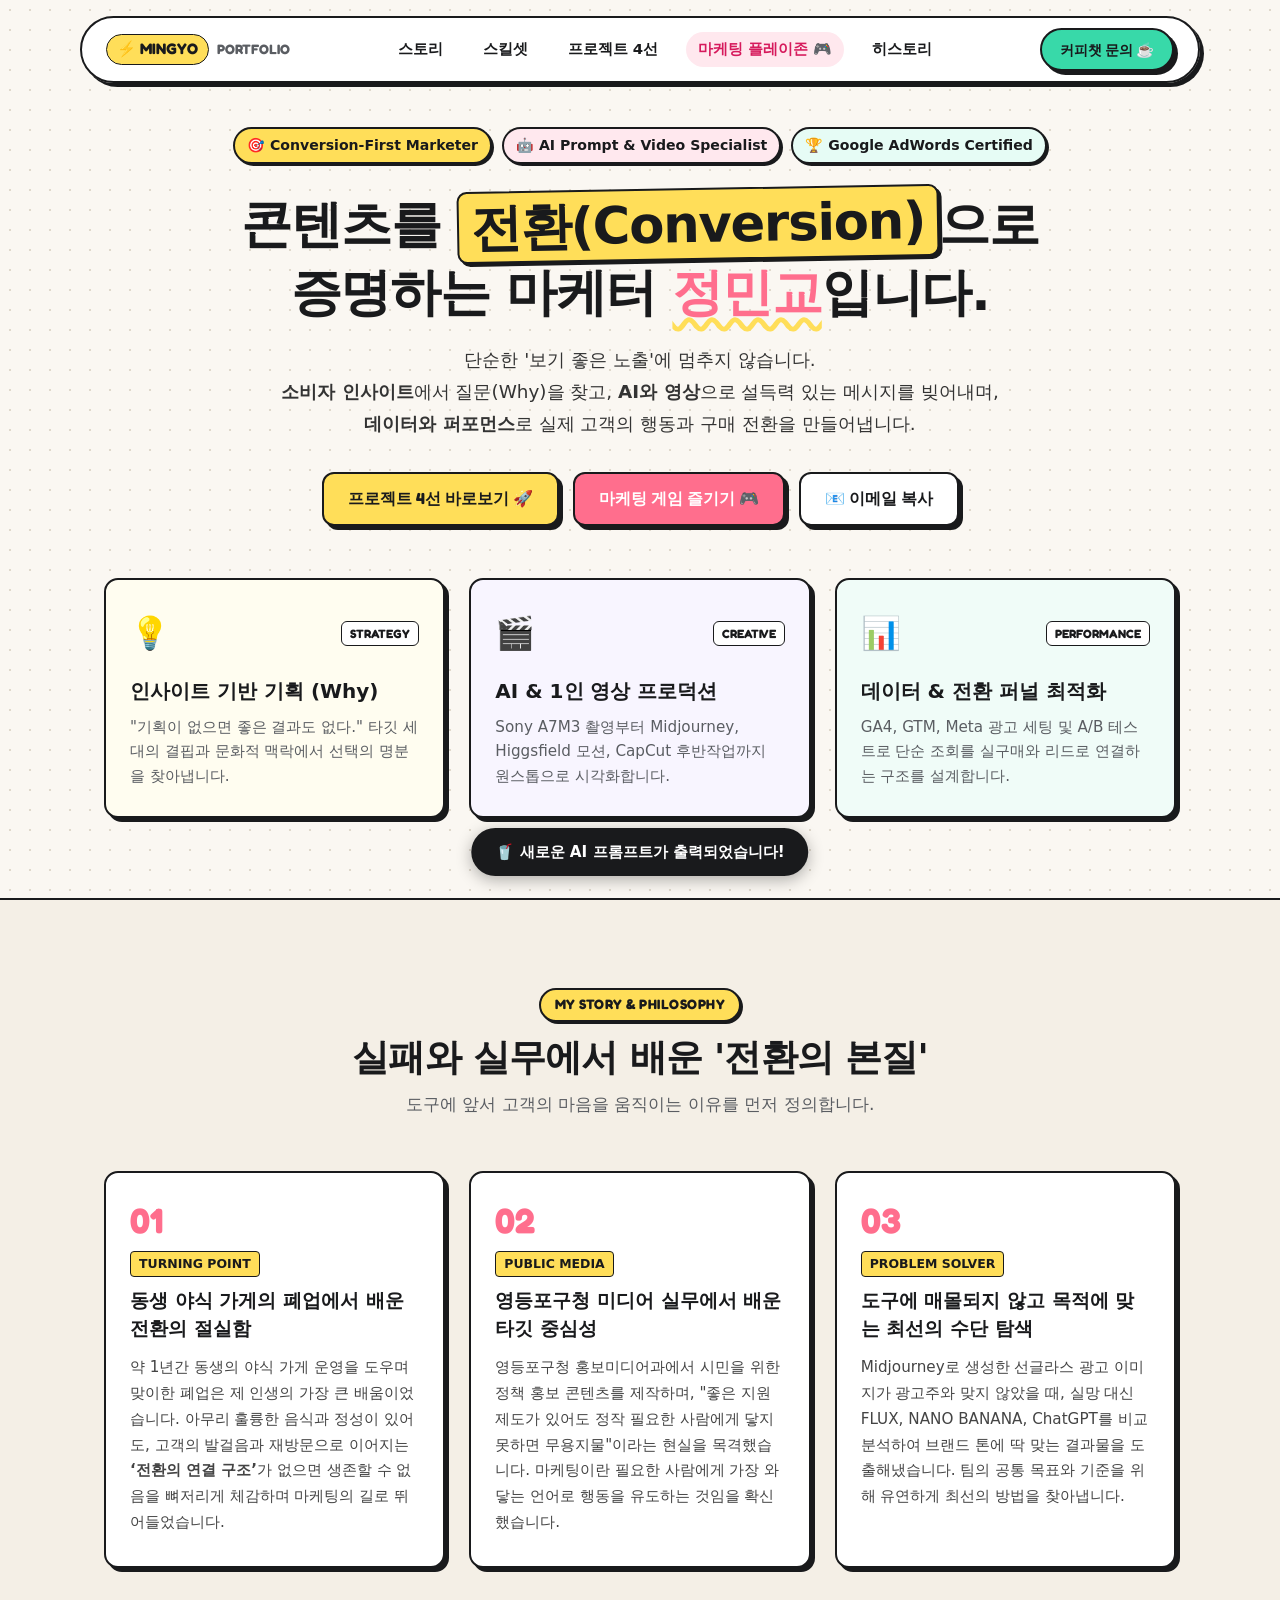
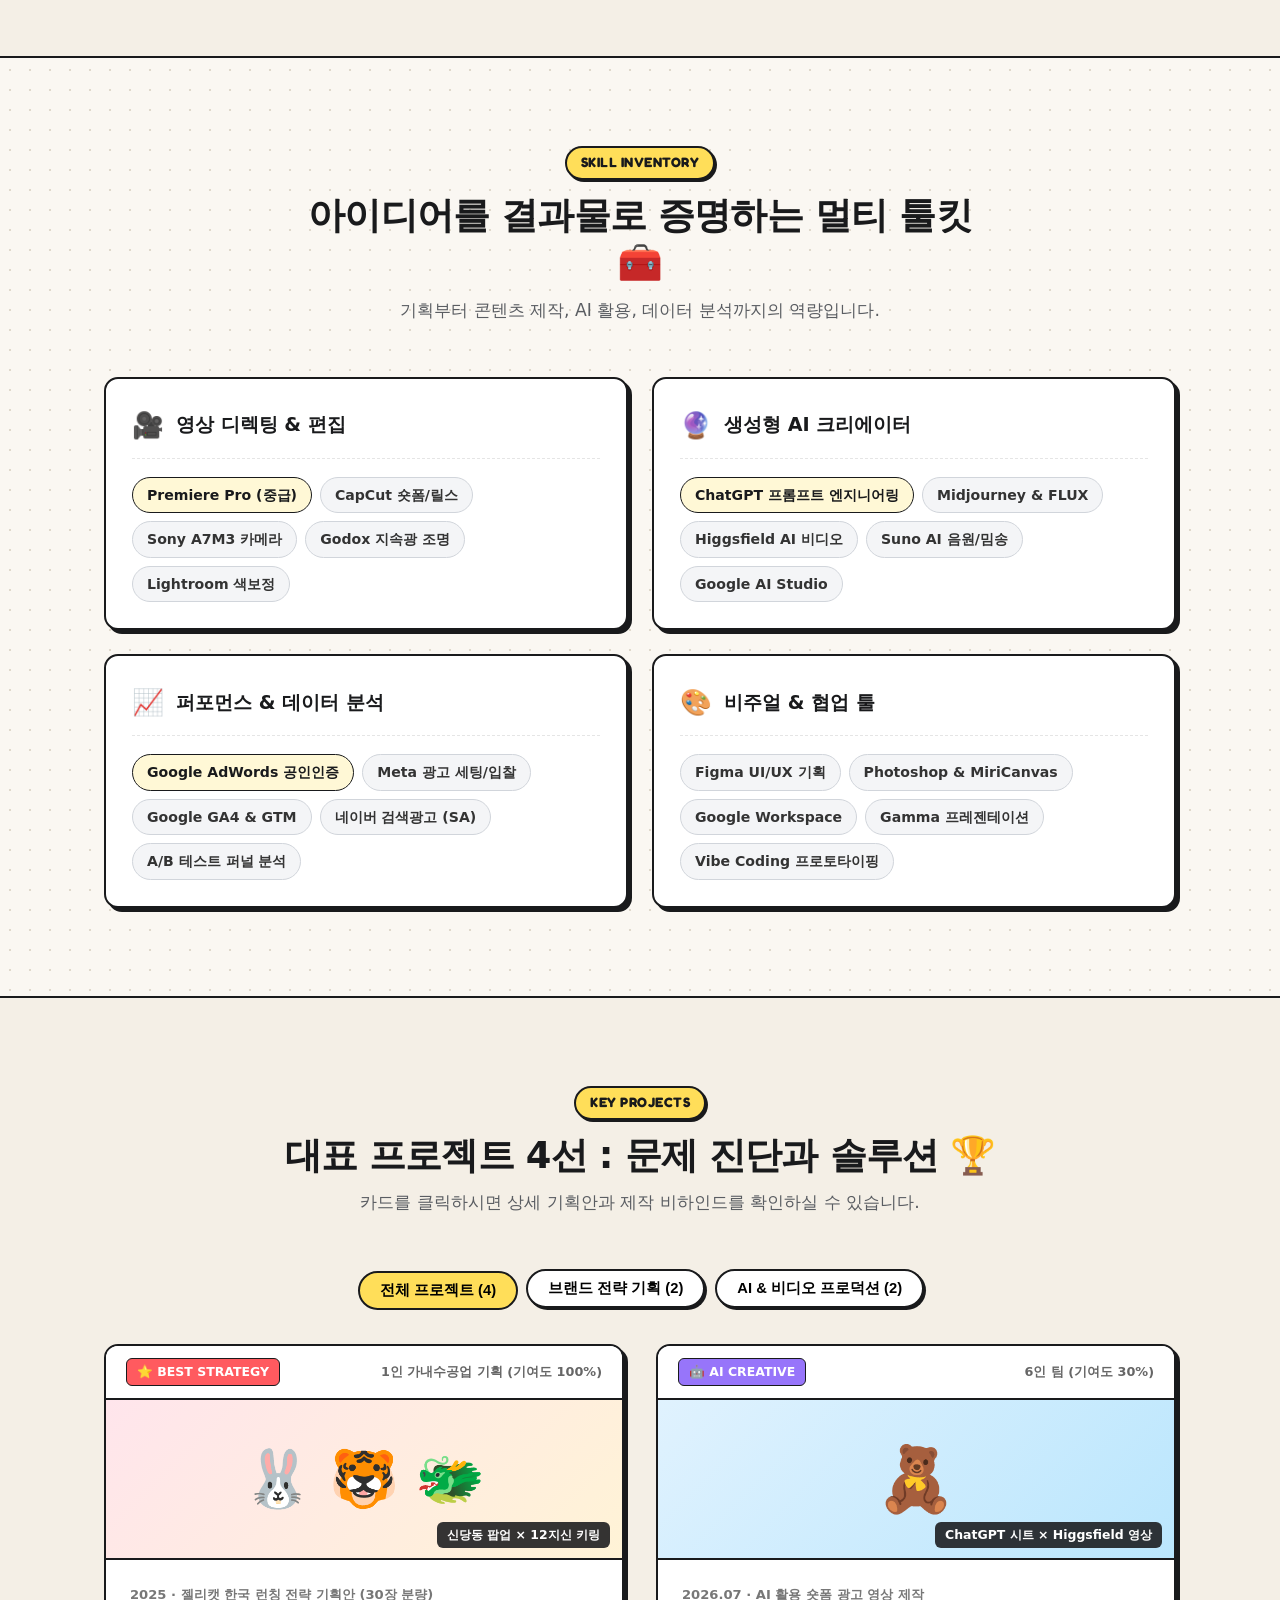
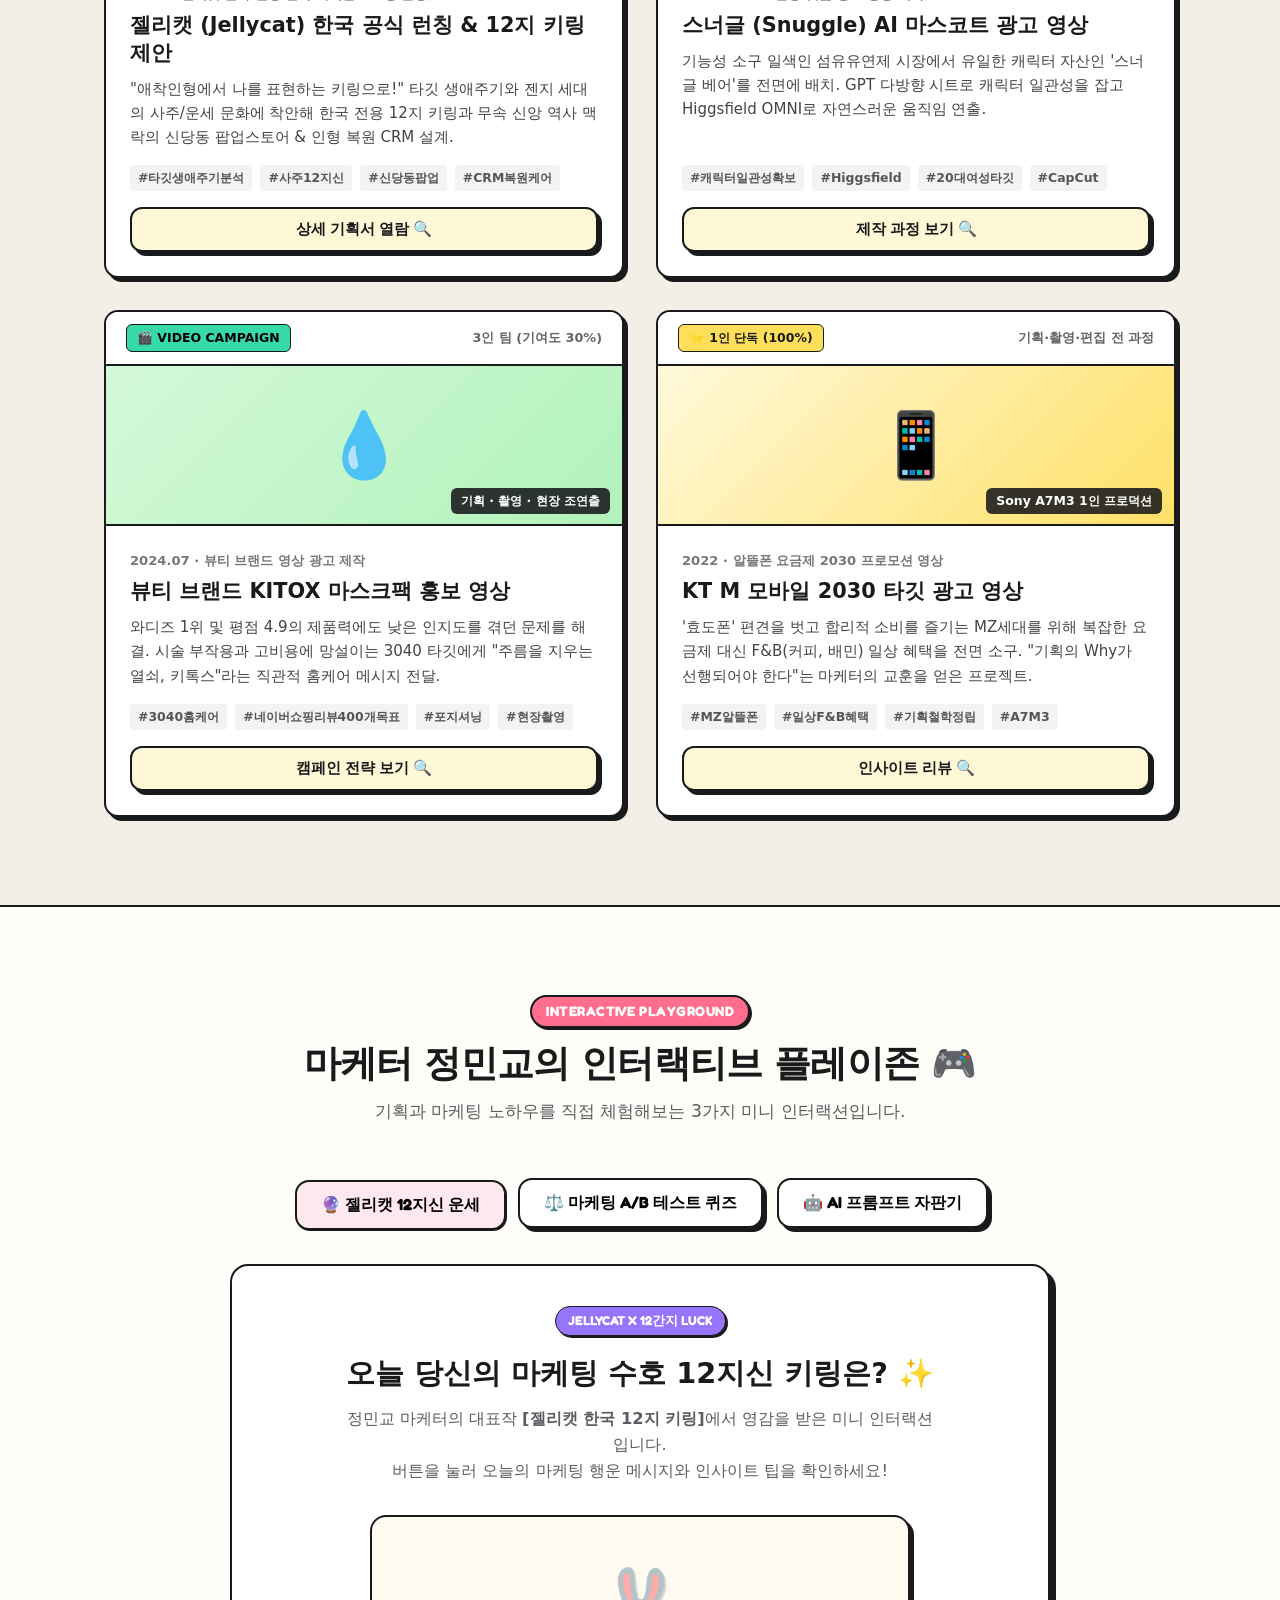
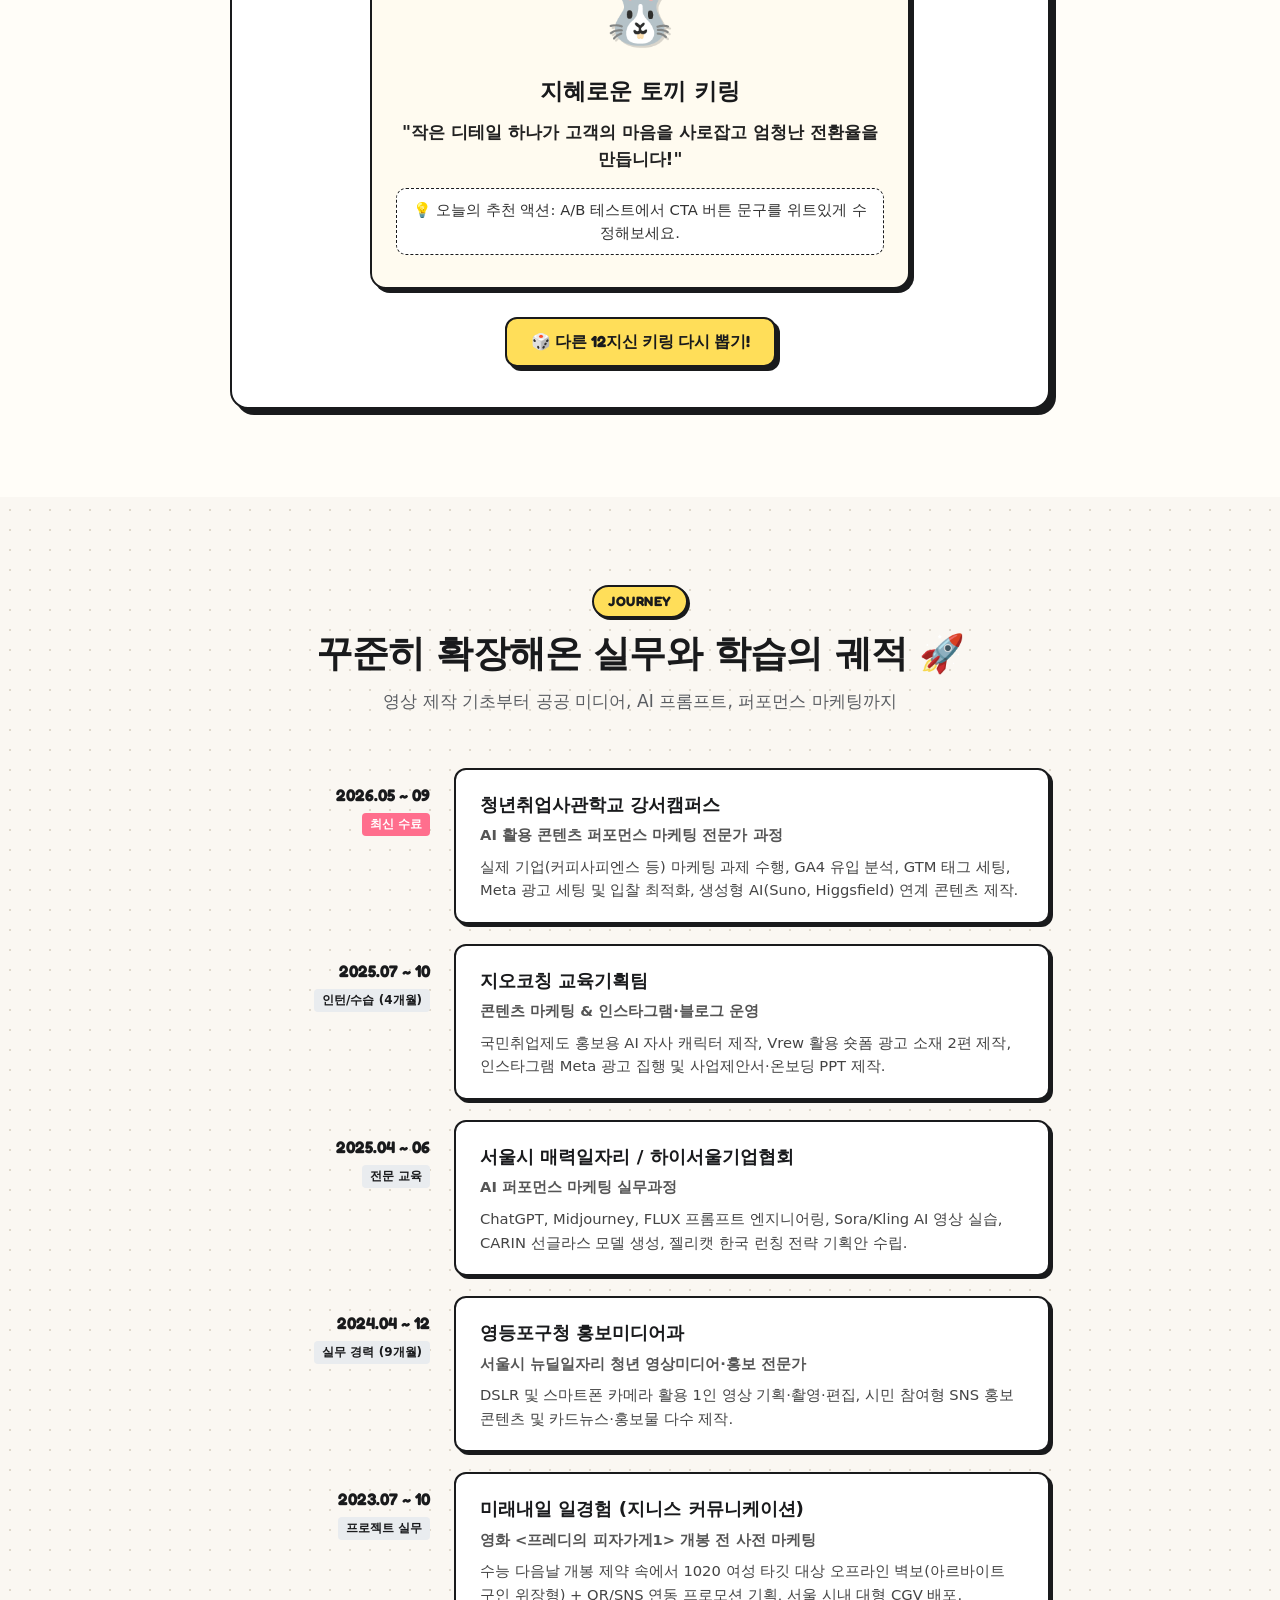
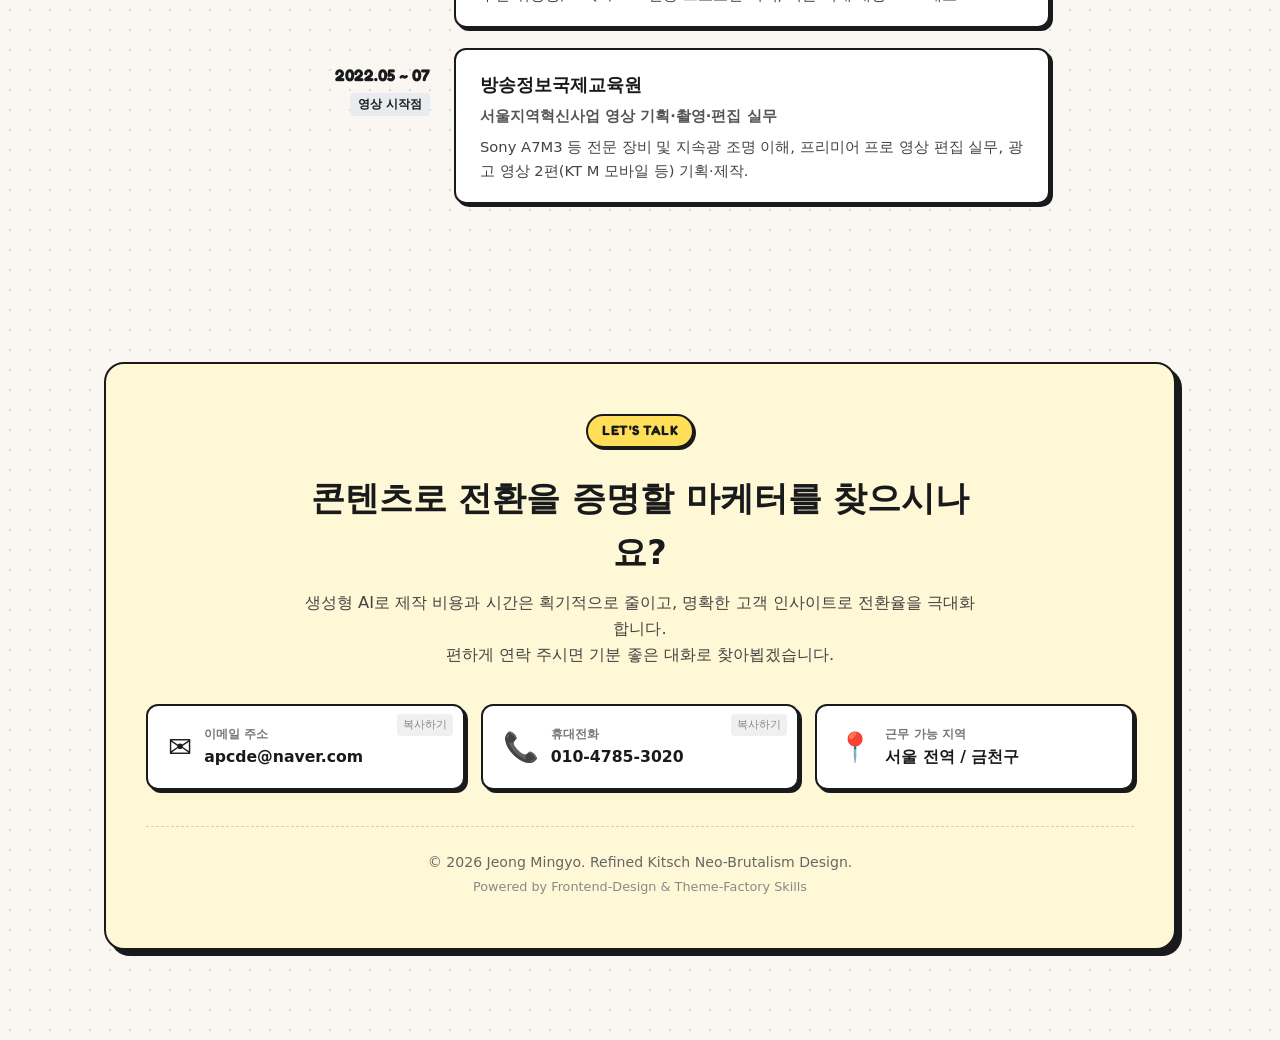
<file: index.html>
<!DOCTYPE html>
<html lang="ko">
<head>
  <meta charset="UTF-8">
  <meta name="viewport" content="width=device-width, initial-scale=1.0">
  <title>정민교 | 정돈된 키치 & 전환 중심 마케터</title>
  <link rel="preconnect" href="https://fonts.googleapis.com">
  <link rel="preconnect" href="https://fonts.gstatic.com" crossorigin>
  <link href="https://fonts.googleapis.com/css2?family=Fredoka:wght@600;700;800&family=Pretendard:wght@400;500;600;700;800;900&display=swap" rel="stylesheet">
  <link rel="stylesheet" href="style.css">
</head>
<body>

  <!-- 상단 네비게이션 (깔끔하고 정돈된 캡슐 바) -->
  <header class="header-wrap">
    <nav class="navbar">
      <a href="#hero" class="nav-brand">
        <span class="brand-pill">⚡ MINGYO</span>
        <span class="brand-sub">PORTFOLIO</span>
      </a>
      <div class="nav-menu">
        <a href="#about" class="nav-item">스토리</a>
        <a href="#skills" class="nav-item">스킬셋</a>
        <a href="#projects" class="nav-item">프로젝트 4선</a>
        <a href="#playground" class="nav-item nav-highlight">마케팅 플레이존 🎮</a>
        <a href="#timeline" class="nav-item">히스토리</a>
      </div>
      <a href="#contact" class="btn btn-nav">커피챗 문의 ☕</a>
    </nav>
  </header>

  <!-- 1. 히어로 섹션 (정돈된 키치: 볼드한 타이포 + 정돈된 벤토 그리드) -->
  <section id="hero" class="hero-section">
    <div class="container">
      
      <!-- 히어로 상단 헤더 -->
      <div class="hero-intro">
        <div class="kitsch-tag-row">
          <span class="badge badge-yellow">🎯 Conversion-First Marketer</span>
          <span class="badge badge-pink">🤖 AI Prompt & Video Specialist</span>
          <span class="badge badge-mint">🏆 Google AdWords Certified</span>
        </div>
        <h1 class="hero-headline">
          콘텐츠를 <span class="mark-word mark-yellow">전환(Conversion)</span>으로<br>
          증명하는 마케터 <span class="mark-name">정민교</span>입니다.
        </h1>
        <p class="hero-lead">
          단순한 '보기 좋은 노출'에 멈추지 않습니다.<br>
          <strong>소비자 인사이트</strong>에서 질문(Why)을 찾고, <strong>AI와 영상</strong>으로 설득력 있는 메시지를 빚어내며,<br>
          <strong>데이터와 퍼포먼스</strong>로 실제 고객의 행동과 구매 전환을 만들어냅니다.
        </p>
        <div class="hero-cta-group">
          <a href="#projects" class="btn btn-primary">프로젝트 4선 바로보기 🚀</a>
          <a href="#playground" class="btn btn-accent">마케팅 게임 즐기기 🎮</a>
          <button class="btn btn-outline" onclick="copyContact('email')">📧 이메일 복사</button>
        </div>
      </div>

      <!-- 정돈된 벤토 그리드 (3대 핵심 강점) -->
      <div class="bento-grid">
        <div class="bento-card bento-yellow">
          <div class="bento-top">
            <span class="bento-icon">💡</span>
            <span class="bento-label">STRATEGY</span>
          </div>
          <h3>인사이트 기반 기획 (Why)</h3>
          <p>"기획이 없으면 좋은 결과도 없다." 타깃 세대의 결핍과 문화적 맥락에서 선택의 명분을 찾아냅니다.</p>
        </div>

        <div class="bento-card bento-purple">
          <div class="bento-top">
            <span class="bento-icon">🎬</span>
            <span class="bento-label">CREATIVE</span>
          </div>
          <h3>AI & 1인 영상 프로덕션</h3>
          <p>Sony A7M3 촬영부터 Midjourney, Higgsfield 모션, CapCut 후반작업까지 원스톱으로 시각화합니다.</p>
        </div>

        <div class="bento-card bento-mint">
          <div class="bento-top">
            <span class="bento-icon">📊</span>
            <span class="bento-label">PERFORMANCE</span>
          </div>
          <h3>데이터 & 전환 퍼널 최적화</h3>
          <p>GA4, GTM, Meta 광고 세팅 및 A/B 테스트로 단순 조회를 실구매와 리드로 연결하는 구조를 설계합니다.</p>
        </div>
      </div>

    </div>
  </section>

  <!-- 2. 소개 및 가치관 (MY STORY) -->
  <section id="about" class="section bg-warm">
    <div class="container">
      <div class="section-title-wrap">
        <span class="section-tag">MY STORY & PHILOSOPHY</span>
        <h2 class="section-heading">실패와 실무에서 배운 '전환의 본질'</h2>
        <p class="section-sub">도구에 앞서 고객의 마음을 움직이는 이유를 먼저 정의합니다.</p>
      </div>

      <div class="story-bento">
        <!-- 스토리 1 -->
        <div class="story-card">
          <div class="story-num">01</div>
          <div class="story-content">
            <span class="story-category">TURNING POINT</span>
            <h3>동생 야식 가게의 폐업에서 배운 전환의 절실함</h3>
            <p>
              약 1년간 동생의 야식 가게 운영을 도우며 맞이한 폐업은 제 인생의 가장 큰 배움이었습니다. 아무리 훌륭한 음식과 정성이 있어도, 고객의 발걸음과 재방문으로 이어지는 <strong>‘전환의 연결 구조’</strong>가 없으면 생존할 수 없음을 뼈저리게 체감하며 마케팅의 길로 뛰어들었습니다.
            </p>
          </div>
        </div>

        <!-- 스토리 2 -->
        <div class="story-card">
          <div class="story-num">02</div>
          <div class="story-content">
            <span class="story-category">PUBLIC MEDIA</span>
            <h3>영등포구청 미디어 실무에서 배운 타깃 중심성</h3>
            <p>
              영등포구청 홍보미디어과에서 시민을 위한 정책 홍보 콘텐츠를 제작하며, "좋은 지원 제도가 있어도 정작 필요한 사람에게 닿지 못하면 무용지물"이라는 현실을 목격했습니다. 마케팅이란 필요한 사람에게 가장 와닿는 언어로 행동을 유도하는 것임을 확신했습니다.
            </p>
          </div>
        </div>

        <!-- 스토리 3 -->
        <div class="story-card">
          <div class="story-num">03</div>
          <div class="story-content">
            <span class="story-category">PROBLEM SOLVER</span>
            <h3>도구에 매몰되지 않고 목적에 맞는 최선의 수단 탐색</h3>
            <p>
              Midjourney로 생성한 선글라스 광고 이미지가 광고주와 맞지 않았을 때, 실망 대신 FLUX, NANO BANANA, ChatGPT를 비교 분석하여 브랜드 톤에 딱 맞는 결과물을 도출해냈습니다. 팀의 공통 목표와 기준을 위해 유연하게 최선의 방법을 찾아냅니다.
            </p>
          </div>
        </div>
      </div>
    </div>
  </section>

  <!-- 3. 스킬셋 인벤토리 -->
  <section id="skills" class="section">
    <div class="container">
      <div class="section-title-wrap">
        <span class="section-tag">SKILL INVENTORY</span>
        <h2 class="section-heading">아이디어를 결과물로 증명하는 멀티 툴킷 🧰</h2>
        <p class="section-sub">기획부터 콘텐츠 제작, AI 활용, 데이터 분석까지의 역량입니다.</p>
      </div>

      <div class="skills-card-grid">
        <!-- 1. 영상 & 촬영 -->
        <div class="skill-box">
          <div class="skill-header">
            <span class="skill-icon">🎥</span>
            <h4>영상 디렉팅 & 편집</h4>
          </div>
          <div class="skill-tags">
            <span class="chip chip-main">Premiere Pro (중급)</span>
            <span class="chip">CapCut 숏폼/릴스</span>
            <span class="chip">Sony A7M3 카메라</span>
            <span class="chip">Godox 지속광 조명</span>
            <span class="chip">Lightroom 색보정</span>
          </div>
        </div>

        <!-- 2. AI 크리에이티브 -->
        <div class="skill-box">
          <div class="skill-header">
            <span class="skill-icon">🔮</span>
            <h4>생성형 AI 크리에이터</h4>
          </div>
          <div class="skill-tags">
            <span class="chip chip-main">ChatGPT 프롬프트 엔지니어링</span>
            <span class="chip">Midjourney & FLUX</span>
            <span class="chip">Higgsfield AI 비디오</span>
            <span class="chip">Suno AI 음원/밈송</span>
            <span class="chip">Google AI Studio</span>
          </div>
        </div>

        <!-- 3. 퍼포먼스 마케팅 -->
        <div class="skill-box">
          <div class="skill-header">
            <span class="skill-icon">📈</span>
            <h4>퍼포먼스 & 데이터 분석</h4>
          </div>
          <div class="skill-tags">
            <span class="chip chip-main">Google AdWords 공인인증</span>
            <span class="chip">Meta 광고 세팅/입찰</span>
            <span class="chip">Google GA4 & GTM</span>
            <span class="chip">네이버 검색광고 (SA)</span>
            <span class="chip">A/B 테스트 퍼널 분석</span>
          </div>
        </div>

        <!-- 4. 기획 및 디자인 -->
        <div class="skill-box">
          <div class="skill-header">
            <span class="skill-icon">🎨</span>
            <h4>비주얼 & 협업 툴</h4>
          </div>
          <div class="skill-tags">
            <span class="chip">Figma UI/UX 기획</span>
            <span class="chip">Photoshop & MiriCanvas</span>
            <span class="chip">Google Workspace</span>
            <span class="chip">Gamma 프레젠테이션</span>
            <span class="chip">Vibe Coding 프로토타이핑</span>
          </div>
        </div>
      </div>
    </div>
  </section>

  <!-- 4. 대표 프로젝트 4선 -->
  <section id="projects" class="section bg-warm">
    <div class="container">
      <div class="section-title-wrap">
        <span class="section-tag">KEY PROJECTS</span>
        <h2 class="section-heading">대표 프로젝트 4선 : 문제 진단과 솔루션 🏆</h2>
        <p class="section-sub">카드를 클릭하시면 상세 기획안과 제작 비하인드를 확인하실 수 있습니다.</p>
      </div>

      <!-- 프로젝트 필터 -->
      <div class="filter-bar">
        <button class="filter-tab active" data-filter="all">전체 프로젝트 (4)</button>
        <button class="filter-tab" data-filter="strategy">브랜드 전략 기획 (2)</button>
        <button class="filter-tab" data-filter="creative">AI & 비디오 프로덕션 (2)</button>
      </div>

      <div class="project-grid">
        <!-- 1. 젤리캣 (Masterpiece) -->
        <div class="project-item" data-category="strategy" onclick="openModal('jellycat')">
          <div class="project-badge-bar">
            <span class="status-badge badge-fire">⭐ BEST STRATEGY</span>
            <span class="author-badge">1인 가내수공업 기획 (기여도 100%)</span>
          </div>
          <div class="project-visual bg-jellycat">
            <div class="visual-deco-icons">
              <span>🐰</span><span>🐯</span><span>🐲</span>
            </div>
            <span class="visual-label">신당동 팝업 × 12지신 키링</span>
          </div>
          <div class="project-body">
            <span class="project-date">2025 · 젤리캣 한국 런칭 전략 기획안 (30장 분량)</span>
            <h3 class="project-name">젤리캣 (Jellycat) 한국 공식 런칭 & 12지 키링 제안</h3>
            <p class="project-desc">
              "애착인형에서 나를 표현하는 키링으로!" 타깃 생애주기와 젠지 세대의 사주/운세 문화에 착안해 한국 전용 12지 키링과 무속 신앙 역사 맥락의 신당동 팝업스토어 & 인형 복원 CRM 설계.
            </p>
            <div class="project-meta-tags">
              <span>#타깃생애주기분석</span>
              <span>#사주12지신</span>
              <span>#신당동팝업</span>
              <span>#CRM복원케어</span>
            </div>
            <button class="btn btn-detail">상세 기획서 열람 🔍</button>
          </div>
        </div>

        <!-- 2. 스너글 AI 영상 -->
        <div class="project-item" data-category="creative" onclick="openModal('snuggle')">
          <div class="project-badge-bar">
            <span class="status-badge badge-ai">🤖 AI CREATIVE</span>
            <span class="author-badge">6인 팀 (기여도 30%)</span>
          </div>
          <div class="project-visual bg-snuggle">
            <span class="visual-single-icon">🧸</span>
            <span class="visual-label">ChatGPT 시트 × Higgsfield 영상</span>
          </div>
          <div class="project-body">
            <span class="project-date">2026.07 · AI 활용 숏폼 광고 영상 제작</span>
            <h3 class="project-name">스너글 (Snuggle) AI 마스코트 광고 영상</h3>
            <p class="project-desc">
              기능성 소구 일색인 섬유유연제 시장에서 유일한 캐릭터 자산인 '스너글 베어'를 전면에 배치. GPT 다방향 시트로 캐릭터 일관성을 잡고 Higgsfield OMNI로 자연스러운 움직임 연출.
            </p>
            <div class="project-meta-tags">
              <span>#캐릭터일관성확보</span>
              <span>#Higgsfield</span>
              <span>#20대여성타깃</span>
              <span>#CapCut</span>
            </div>
            <button class="btn btn-detail">제작 과정 보기 🔍</button>
          </div>
        </div>

        <!-- 3. 키톡스 마스크팩 -->
        <div class="project-item" data-category="creative" onclick="openModal('kitox')">
          <div class="project-badge-bar">
            <span class="status-badge badge-video">🎬 VIDEO CAMPAIGN</span>
            <span class="author-badge">3인 팀 (기여도 30%)</span>
          </div>
          <div class="project-visual bg-kitox">
            <span class="visual-single-icon">💧</span>
            <span class="visual-label">기획 · 촬영 · 현장 조연출</span>
          </div>
          <div class="project-body">
            <span class="project-date">2024.07 · 뷰티 브랜드 영상 광고 제작</span>
            <h3 class="project-name">뷰티 브랜드 KITOX 마스크팩 홍보 영상</h3>
            <p class="project-desc">
              와디즈 1위 및 평점 4.9의 제품력에도 낮은 인지도를 겪던 문제를 해결. 시술 부작용과 고비용에 망설이는 3040 타깃에게 "주름을 지우는 열쇠, 키톡스"라는 직관적 홈케어 메시지 전달.
            </p>
            <div class="project-meta-tags">
              <span>#3040홈케어</span>
              <span>#네이버쇼핑리뷰400개목표</span>
              <span>#포지셔닝</span>
              <span>#현장촬영</span>
            </div>
            <button class="btn btn-detail">캠페인 전략 보기 🔍</button>
          </div>
        </div>

        <!-- 4. KT M 모바일 -->
        <div class="project-item" data-category="strategy" onclick="openModal('ktm')">
          <div class="project-badge-bar">
            <span class="status-badge badge-yellow">⭐ 1인 단독 (100%)</span>
            <span class="author-badge">기획·촬영·편집 전 과정</span>
          </div>
          <div class="project-visual bg-ktm">
            <span class="visual-single-icon">📱</span>
            <span class="visual-label">Sony A7M3 1인 프로덕션</span>
          </div>
          <div class="project-body">
            <span class="project-date">2022 · 알뜰폰 요금제 2030 프로모션 영상</span>
            <h3 class="project-name">KT M 모바일 2030 타깃 광고 영상</h3>
            <p class="project-desc">
              '효도폰' 편견을 벗고 합리적 소비를 즐기는 MZ세대를 위해 복잡한 요금제 대신 F&B(커피, 배민) 일상 혜택을 전면 소구. "기획의 Why가 선행되어야 한다"는 마케터의 교훈을 얻은 프로젝트.
            </p>
            <div class="project-meta-tags">
              <span>#MZ알뜰폰</span>
              <span>#일상F&B혜택</span>
              <span>#기획철학정립</span>
              <span>#A7M3</span>
            </div>
            <button class="btn btn-detail">인사이트 리뷰 🔍</button>
          </div>
        </div>
      </div>
    </div>
  </section>

  <!-- 5. ★ 신규 추가 ★ 마케팅 인터랙티브 플레이존 (정돈된 키치 게임 3종!) -->
  <section id="playground" class="section playground-section">
    <div class="container">
      <div class="section-title-wrap">
        <span class="section-tag tag-game">INTERACTIVE PLAYGROUND</span>
        <h2 class="section-heading">마케터 정민교의 인터랙티브 플레이존 🎮</h2>
        <p class="section-sub">기획과 마케팅 노하우를 직접 체험해보는 3가지 미니 인터랙션입니다.</p>
      </div>

      <!-- 게임 선택 탭 -->
      <div class="game-nav-tabs">
        <button class="game-tab-btn active" onclick="switchGame('fortune')">
          <span>🔮 젤리캣 12지신 운세</span>
        </button>
        <button class="game-tab-btn" onclick="switchGame('abtest')">
          <span>⚖️ 마케팅 A/B 테스트 퀴즈</span>
        </button>
        <button class="game-tab-btn" onclick="switchGame('vending')">
          <span>🤖 AI 프롬프트 자판기</span>
        </button>
      </div>

      <!-- 게임 1: 젤리캣 12지신 운세 뽑기 (비주얼/인터랙션 대폭 강화) -->
      <div id="game-fortune" class="game-panel active">
        <div class="panel-card">
          <div class="game-badge">JELLYCAT X 12간지 LUCK</div>
          <h3>오늘 당신의 마케팅 수호 12지신 키링은? ✨</h3>
          <p class="game-intro-text">
            정민교 마케터의 대표작 <strong>[젤리캣 한국 12지 키링]</strong>에서 영감을 받은 미니 인터랙션입니다.<br>
            버튼을 눌러 오늘의 마케팅 행운 메시지와 인사이트 팁을 확인하세요!
          </p>

          <div class="fortune-slot-machine" id="fortuneCardBox">
            <div class="fortune-circle-icon" id="fortuneEmoji">🐰</div>
            <div class="fortune-title-name" id="fortuneName">지혜로운 토끼 키링</div>
            <div class="fortune-main-quote" id="fortuneQuote">"작은 디테일 하나가 고객의 마음을 사로잡고 엄청난 전환율을 만듭니다!"</div>
            <div class="fortune-action-badge" id="fortuneTip">💡 오늘의 추천 액션: A/B 테스트에서 CTA 버튼 문구를 위트있게 수정해보세요.</div>
          </div>

          <button class="btn btn-primary btn-game" onclick="drawFortune()">
            🎲 다른 12지신 키링 다시 뽑기!
          </button>
        </div>
      </div>

      <!-- 게임 2: 마케팅 A/B 테스트 퀴즈 (실제 포트폴리오 기반) -->
      <div id="game-abtest" class="game-panel">
        <div class="panel-card">
          <div class="game-badge">A/B TESTING LAB</div>
          <h3>실제 데이터로 검증하는 '전환율 승자 맞히기' ⚖️</h3>
          <p class="game-intro-text">
            마케터 정민교가 수행한 프로젝트 속 실제 카피 & 기획 대결! 어떤 안이 고객의 행동을 이끌어냈을까요?
          </p>

          <div class="quiz-container" id="quizContainer">
            <div class="quiz-progress-bar">
              <span id="quizStepText">문제 1 / 3</span>
              <span id="quizScoreText">내 점수: 0점</span>
            </div>

            <div class="quiz-question-box" id="quizQuestionBox">
              <span class="quiz-brand-tag" id="quizBrandTag">뷰티 브랜드 KITOX</span>
              <h4 id="quizQuestion">3040 직장인을 타깃으로 한 마스크팩 광고, 더 높은 반응을 얻은 카피는?</h4>
            </div>

            <div class="quiz-options-grid">
              <button class="quiz-btn" id="optionA" onclick="checkQuizAnswer('A')">
                <span class="opt-label">A안</span>
                <span class="opt-text" id="textOptionA">"고기능성 하이드로파이버 특허 성분 마스크팩"</span>
              </button>
              <button class="quiz-btn" id="optionB" onclick="checkQuizAnswer('B')">
                <span class="opt-label">B안</span>
                <span class="opt-text" id="textOptionB">"시술은 망설여지고 화장품은 아쉬울 때, 주름을 지우는 열쇠"</span>
              </button>
            </div>

            <div class="quiz-result-feedback" id="quizFeedback" style="display:none;">
              <div class="feedback-badge" id="feedbackBadge">🎉 정답입니다!</div>
              <p class="feedback-desc" id="feedbackDesc">설명</p>
              <button class="btn btn-accent btn-small" id="quizNextBtn" onclick="nextQuiz()">다음 문제 풀기 ➡️</button>
            </div>
          </div>
        </div>
      </div>

      <!-- 게임 3: AI 마케팅 프롬프트 자판기 -->
      <div id="game-vending" class="game-panel">
        <div class="panel-card">
          <div class="game-badge">AI PROMPT VENDING MACHINE</div>
          <h3>정민교 마케터의 AI 프롬프트 자판기 🤖</h3>
          <p class="game-intro-text">
            타깃과 목표 콘텐츠를 선택하면, 실무에서 직접 검증한 고밀도 프롬프트 레시피가 즉시 출력됩니다!
          </p>

          <div class="vending-controls">
            <div class="select-group">
              <label>타깃 대상:</label>
              <select id="vendingTarget" class="vending-select">
                <option value="genz">20대 젠지·잘파 세대</option>
                <option value="3040">3040 실용주의 직장인</option>
                <option value="parents">육아 부모 세대</option>
              </select>
            </div>

            <div class="select-group">
              <label>제작 목표:</label>
              <select id="vendingGoal" class="vending-select">
                <option value="character">캐릭터 다방향 턴어라운드 시트 (ChatGPT)</option>
                <option value="motion">60초 숏폼 광고 모션 (Higgsfield)</option>
                <option value="copy">전환 중심 인스타 광고 카피 (AIDA 퍼널)</option>
              </select>
            </div>

            <button class="btn btn-primary" onclick="vendPrompt()">
              🥤 프롬프트 뽑기!
            </button>
          </div>

          <div class="vending-output-box" id="vendingOutput">
            <div class="output-header">
              <span class="output-title" id="outTitle">📌 20대 젠지 타깃 캐릭터 시트 프롬프트</span>
              <button class="btn btn-outline btn-small" onclick="copyVendPrompt()">📋 프롬프트 복사</button>
            </div>
            <pre class="output-code" id="outPrompt">버튼을 누르시면 실무 프롬프트가 여기에 표시됩니다.</pre>
            <div class="output-tip" id="outTip">💡 실무 팁: 정민교 마케터가 스너글 AI 광고 제작 시 실제로 사용했던 노하우입니다.</div>
          </div>
        </div>
      </div>

    </div>
  </section>

  <!-- 6. 경력 & 여정 타임라인 -->
  <section id="timeline" class="section">
    <div class="container">
      <div class="section-title-wrap">
        <span class="section-tag">JOURNEY</span>
        <h2 class="section-heading">꾸준히 확장해온 실무와 학습의 궤적 🚀</h2>
        <p class="section-sub">영상 제작 기초부터 공공 미디어, AI 프롬프트, 퍼포먼스 마케팅까지</p>
      </div>

      <div class="clean-timeline">
        <!-- 2026 청년취업사관학교 -->
        <div class="timeline-row">
          <div class="t-date-col">
            <span class="t-date">2026.05 ~ 09</span>
            <span class="t-badge badge-now">최신 수료</span>
          </div>
          <div class="t-card">
            <h4>청년취업사관학교 강서캠퍼스</h4>
            <div class="t-sub">AI 활용 콘텐츠 퍼포먼스 마케팅 전문가 과정</div>
            <p>실제 기업(커피사피엔스 등) 마케팅 과제 수행, GA4 유입 분석, GTM 태그 세팅, Meta 광고 세팅 및 입찰 최적화, 생성형 AI(Suno, Higgsfield) 연계 콘텐츠 제작.</p>
          </div>
        </div>

        <!-- 2025 지오코칭 -->
        <div class="timeline-row">
          <div class="t-date-col">
            <span class="t-date">2025.07 ~ 10</span>
            <span class="t-badge">인턴/수습 (4개월)</span>
          </div>
          <div class="t-card">
            <h4>지오코칭 교육기획팀</h4>
            <div class="t-sub">콘텐츠 마케팅 & 인스타그램·블로그 운영</div>
            <p>국민취업제도 홍보용 AI 자사 캐릭터 제작, Vrew 활용 숏폼 광고 소재 2편 제작, 인스타그램 Meta 광고 집행 및 사업제안서·온보딩 PPT 제작.</p>
          </div>
        </div>

        <!-- 2025 서울시 매력일자리 -->
        <div class="timeline-row">
          <div class="t-date-col">
            <span class="t-date">2025.04 ~ 06</span>
            <span class="t-badge">전문 교육</span>
          </div>
          <div class="t-card">
            <h4>서울시 매력일자리 / 하이서울기업협회</h4>
            <div class="t-sub">AI 퍼포먼스 마케팅 실무과정</div>
            <p>ChatGPT, Midjourney, FLUX 프롬프트 엔지니어링, Sora/Kling AI 영상 실습, CARIN 선글라스 모델 생성, 젤리캣 한국 런칭 전략 기획안 수립.</p>
          </div>
        </div>

        <!-- 2024 영등포구청 -->
        <div class="timeline-row">
          <div class="t-date-col">
            <span class="t-date">2024.04 ~ 12</span>
            <span class="t-badge">실무 경력 (9개월)</span>
          </div>
          <div class="t-card">
            <h4>영등포구청 홍보미디어과</h4>
            <div class="t-sub">서울시 뉴딜일자리 청년 영상미디어·홍보 전문가</div>
            <p>DSLR 및 스마트폰 카메라 활용 1인 영상 기획·촬영·편집, 시민 참여형 SNS 홍보 콘텐츠 및 카드뉴스·홍보물 다수 제작.</p>
          </div>
        </div>

        <!-- 2023 미래내일 일경험 -->
        <div class="timeline-row">
          <div class="t-date-col">
            <span class="t-date">2023.07 ~ 10</span>
            <span class="t-badge">프로젝트 실무</span>
          </div>
          <div class="t-card">
            <h4>미래내일 일경험 (지니스 커뮤니케이션)</h4>
            <div class="t-sub">영화 &lt;프레디의 피자가게1&gt; 개봉 전 사전 마케팅</div>
            <p>수능 다음날 개봉 제약 속에서 1020 여성 타깃 대상 오프라인 벽보(아르바이트 구인 위장형) + QR/SNS 연동 프로모션 기획, 서울 시내 대형 CGV 배포.</p>
          </div>
        </div>

        <!-- 2022 방송정보국제교육원 -->
        <div class="timeline-row">
          <div class="t-date-col">
            <span class="t-date">2022.05 ~ 07</span>
            <span class="t-badge">영상 시작점</span>
          </div>
          <div class="t-card">
            <h4>방송정보국제교육원</h4>
            <div class="t-sub">서울지역혁신사업 영상 기획·촬영·편집 실무</div>
            <p>Sony A7M3 등 전문 장비 및 지속광 조명 이해, 프리미어 프로 영상 편집 실무, 광고 영상 2편(KT M 모바일 등) 기획·제작.</p>
          </div>
        </div>
      </div>
    </div>
  </section>

  <!-- 7. 푸터 및 컨택트 -->
  <footer id="contact" class="footer-wrap">
    <div class="container">
      <div class="footer-card">
        <div class="footer-header">
          <span class="section-tag">LET'S TALK</span>
          <h2>콘텐츠로 전환을 증명할 마케터를 찾으시나요?</h2>
          <p>
            생성형 AI로 제작 비용과 시간은 획기적으로 줄이고, 명확한 고객 인사이트로 전환율을 극대화합니다.<br>
            편하게 연락 주시면 기분 좋은 대화로 찾아뵙겠습니다.
          </p>
        </div>

        <div class="contact-links-grid">
          <div class="c-link-card" onclick="copyContact('email')">
            <span class="c-icon">✉️</span>
            <div class="c-text">
              <span class="c-label">이메일 주소</span>
              <strong class="c-val">apcde@naver.com</strong>
            </div>
            <span class="c-btn-hint">복사하기</span>
          </div>

          <div class="c-link-card" onclick="copyContact('phone')">
            <span class="c-icon">📞</span>
            <div class="c-text">
              <span class="c-label">휴대전화</span>
              <strong class="c-val">010-4785-3020</strong>
            </div>
            <span class="c-btn-hint">복사하기</span>
          </div>

          <div class="c-link-card">
            <span class="c-icon">📍</span>
            <div class="c-text">
              <span class="c-label">근무 가능 지역</span>
              <strong class="c-val">서울 전역 / 금천구</strong>
            </div>
          </div>
        </div>

        <div class="footer-copy">
          <p>© 2026 Jeong Mingyo. Refined Kitsch Neo-Brutalism Design.</p>
          <p class="footer-skills-info">Powered by Frontend-Design & Theme-Factory Skills</p>
        </div>
      </div>
    </div>
  </footer>

  <!-- 프로젝트 상세 모달 -->
  <div class="modal-backdrop" id="projectModal" onclick="closeModalOnBackdrop(event)">
    <div class="modal-box">
      <button class="modal-close" onclick="closeModal()">✕</button>
      <div class="modal-content-area" id="modalContent"></div>
    </div>
  </div>

  <!-- 토스트 노티스 -->
  <div class="toast-bar" id="toastNotice">📋 클립보드에 복사되었습니다!</div>

  <script src="script.js"></script>
</body>
</html>
</file>
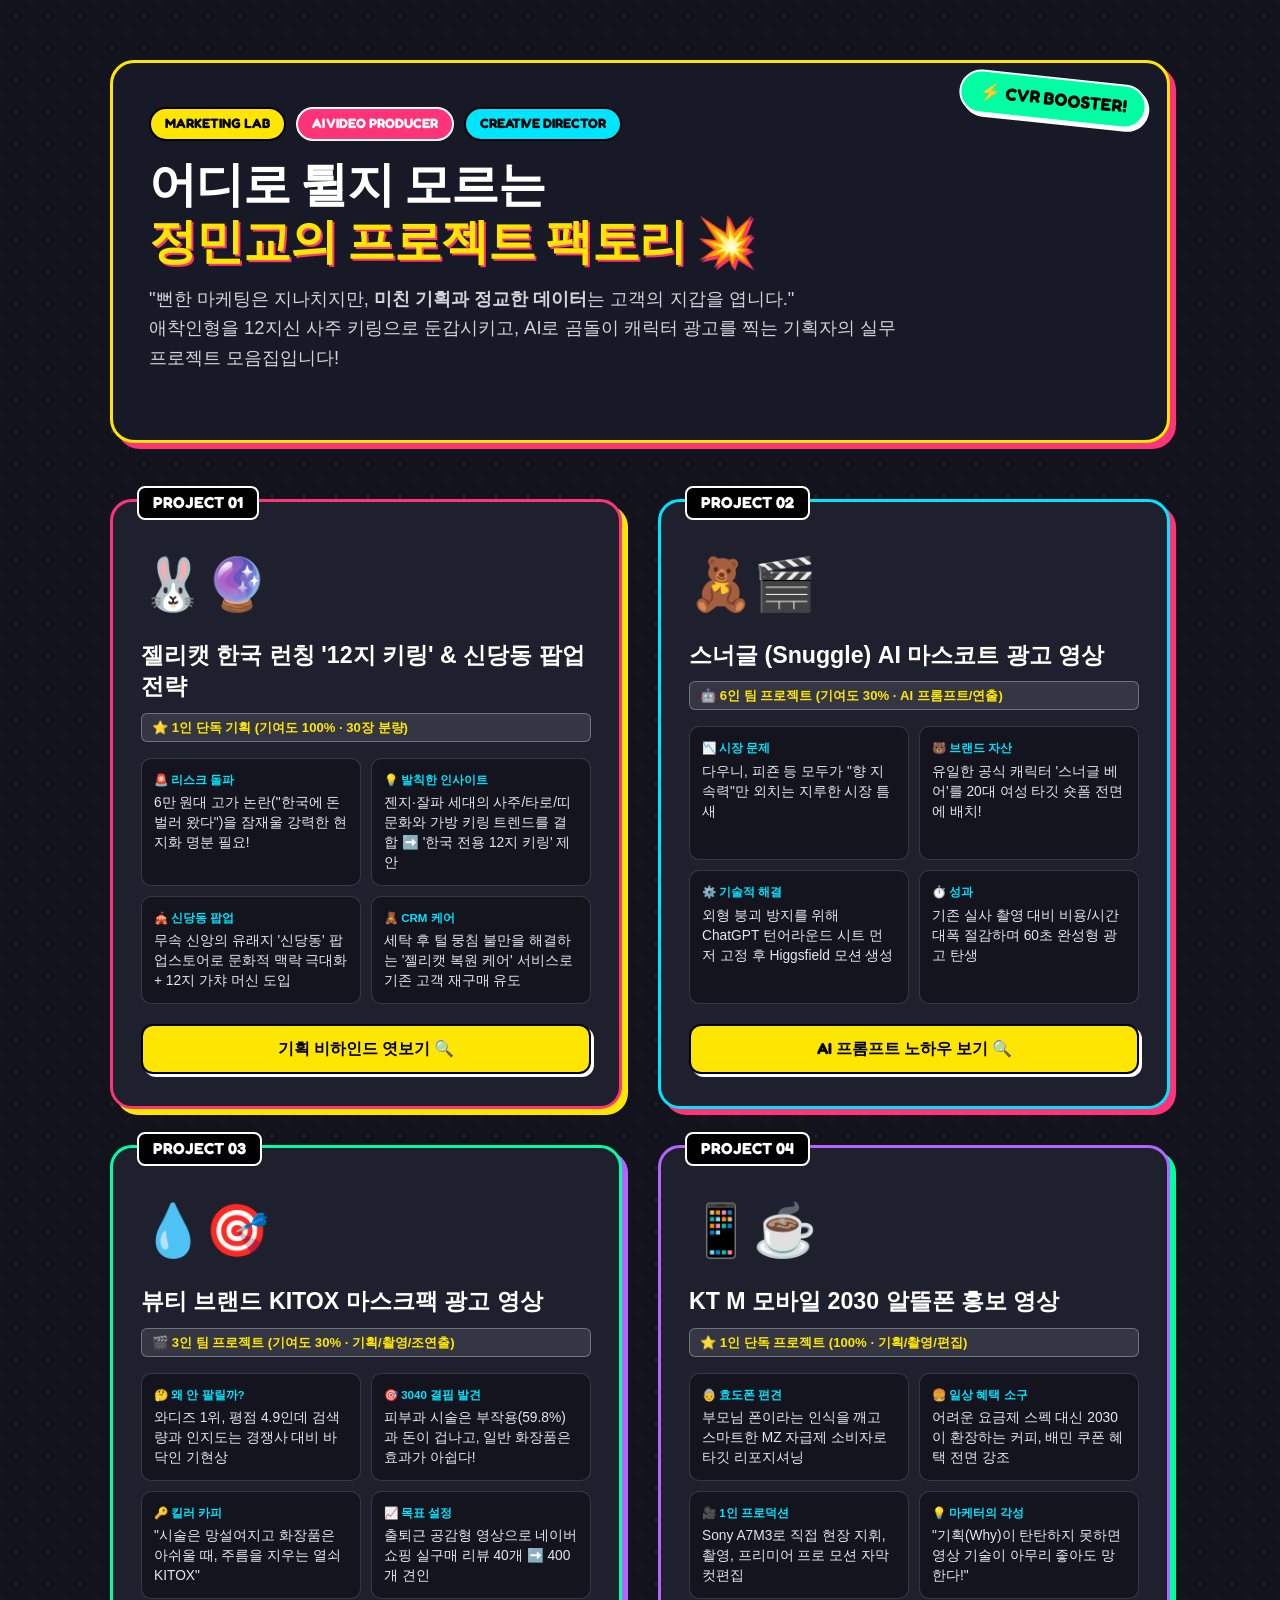
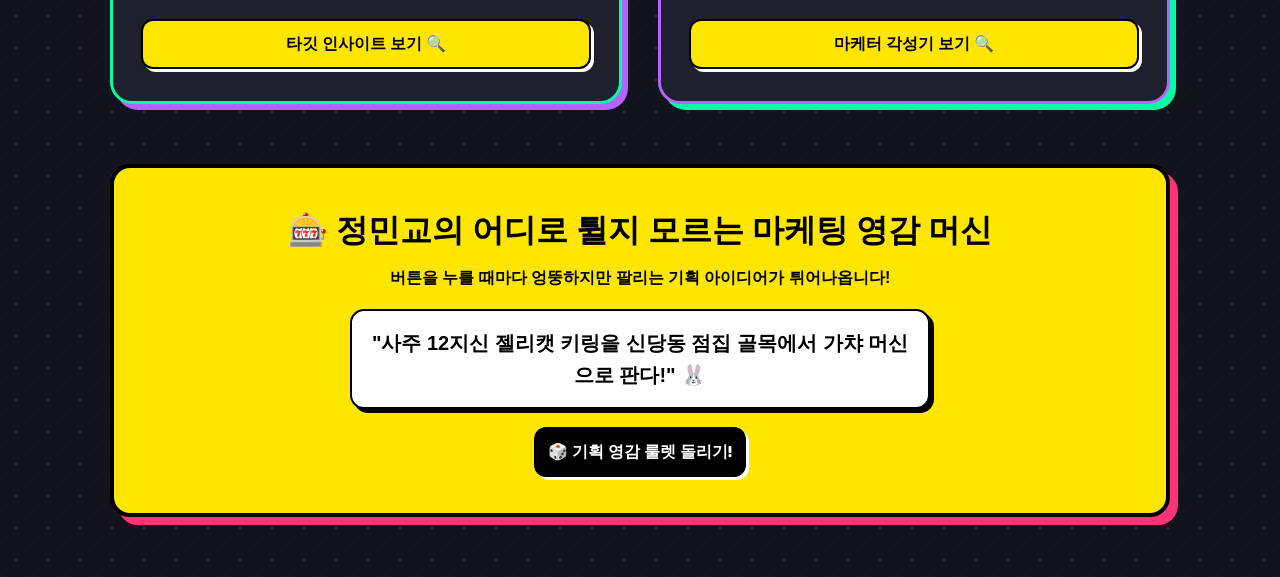
<file: portfolio.html>
<!DOCTYPE html>
<html lang="ko">
<head>
  <meta charset="UTF-8">
  <meta name="viewport" content="width=device-width, initial-scale=1.0">
  <title>정민교 | 어디로 튈지 모르는 크리에이티브 프로젝트 팩토리 💥</title>
  <link rel="preconnect" href="https://fonts.googleapis.com">
  <link rel="preconnect" href="https://fonts.gstatic.com" crossorigin>
  <link href="https://fonts.googleapis.com/css2?family=Fredoka:wght@600;700;800&family=Pretendard:wght@600;700;800;900&display=swap" rel="stylesheet">
  <style>
    :root {
      --bg: #12131C;
      --card: #1E202E;
      --border: #FFE600;
      --c-yellow: #FFE600;
      --c-pink: #FF3377;
      --c-mint: #00FFA3;
      --c-purple: #B266FF;
      --c-cyan: #00E5FF;
      --shadow: 6px 6px 0px #FFE600;
      --shadow-pink: 6px 6px 0px #FF3377;
      --shadow-mint: 6px 6px 0px #00FFA3;
      --shadow-purple: 6px 6px 0px #B266FF;
    }

    * { box-sizing: border-box; margin: 0; padding: 0; }
    body {
      background-color: var(--bg);
      color: #FFFFFF;
      font-family: 'Pretendard', sans-serif;
      padding: 60px 20px;
      line-height: 1.6;
      background-image: 
        radial-gradient(rgba(255, 230, 0, 0.15) 1.5px, transparent 1.5px),
        radial-gradient(rgba(255, 51, 119, 0.15) 1.5px, transparent 1.5px);
      background-size: 32px 32px;
      background-position: 0 0, 16px 16px;
    }

    .wrap {
      max-width: 1060px;
      margin: 0 auto;
    }

    /* 네온 키치 헤더 */
    .header-box {
      border: 3.5px solid var(--c-yellow);
      background: #181926;
      border-radius: 24px;
      padding: 44px 36px;
      box-shadow: var(--shadow-pink);
      margin-bottom: 56px;
      position: relative;
      overflow: hidden;
    }
    .floating-sticker {
      position: absolute;
      top: 14px;
      right: 20px;
      background: var(--c-mint);
      color: #000;
      font-family: 'Fredoka', cursive;
      font-size: 1.1rem;
      font-weight: 900;
      padding: 6px 18px;
      border: 2.5px solid #fff;
      border-radius: 999px;
      box-shadow: 3px 3px 0px #fff;
      transform: rotate(6deg);
      animation: wiggle 2s infinite alternate ease-in-out;
    }
    @keyframes wiggle {
      0% { transform: rotate(4deg) scale(1); }
      100% { transform: rotate(-5deg) scale(1.05); }
    }

    .badge-bar {
      display: flex;
      gap: 10px;
      margin-bottom: 14px;
      flex-wrap: wrap;
    }
    .badge {
      font-family: 'Fredoka', sans-serif;
      font-weight: 800;
      font-size: 0.85rem;
      padding: 4px 14px;
      border-radius: 999px;
      border: 2px solid #000;
      color: #000;
    }
    .b-yellow { background: var(--c-yellow); }
    .b-pink { background: var(--c-pink); color: #fff; border-color: #fff; }
    .b-cyan { background: var(--c-cyan); }

    h1 {
      font-family: 'Fredoka', sans-serif;
      font-size: 3rem;
      font-weight: 900;
      letter-spacing: -1px;
      margin-bottom: 14px;
      line-height: 1.2;
    }
    .neon-text {
      color: var(--c-yellow);
      text-shadow: 2px 2px 0px var(--c-pink);
    }
    .desc {
      font-size: 1.15rem;
      color: #D1D5DB;
      max-width: 760px;
      margin-bottom: 24px;
    }

    /* 키치 카드 4선 그리드 */
    .project-grid {
      display: grid;
      grid-template-columns: repeat(2, 1fr);
      gap: 36px;
    }

    .p-card {
      background: var(--card);
      border: 3.5px solid #fff;
      border-radius: 22px;
      padding: 32px 28px;
      display: flex;
      flex-direction: column;
      position: relative;
      transition: all 0.2s cubic-bezier(0.2, 0.8, 0.2, 1);
    }
    .card-1 { border-color: var(--c-pink); box-shadow: var(--shadow); }
    .card-2 { border-color: var(--c-cyan); box-shadow: var(--shadow-pink); }
    .card-3 { border-color: var(--c-mint); box-shadow: var(--shadow-purple); }
    .card-4 { border-color: var(--c-purple); box-shadow: var(--shadow-mint); }

    .p-card:hover {
      transform: translate(-3px, -3px) scale(1.01);
    }

    .card-num {
      position: absolute;
      top: -16px;
      left: 24px;
      background: #000;
      border: 2.5px solid #fff;
      color: #fff;
      font-family: 'Fredoka', sans-serif;
      font-size: 1rem;
      font-weight: 900;
      padding: 2px 14px;
      border-radius: 8px;
    }

    .p-icon {
      font-size: 3.2rem;
      margin: 10px 0 14px;
    }
    .p-title {
      font-size: 1.45rem;
      font-weight: 900;
      margin-bottom: 10px;
      line-height: 1.35;
    }
    .p-role-tag {
      display: inline-block;
      font-size: 0.82rem;
      font-weight: 800;
      background: rgba(255,255,255,0.1);
      border: 1.5px solid rgba(255,255,255,0.3);
      padding: 3px 10px;
      border-radius: 6px;
      color: #FFE600;
      margin-bottom: 16px;
    }

    /* 4칸 미니 벤토 (Problem - Solution) */
    .mini-box-grid {
      display: grid;
      grid-template-columns: 1fr 1fr;
      gap: 10px;
      margin-bottom: 20px;
      flex-grow: 1;
    }
    .mini-box {
      background: rgba(0,0,0,0.35);
      border: 1.5px solid rgba(255,255,255,0.15);
      border-radius: 10px;
      padding: 12px;
    }
    .mini-lbl {
      font-size: 0.72rem;
      font-weight: 900;
      color: var(--c-cyan);
      margin-bottom: 4px;
    }
    .mini-txt {
      font-size: 0.86rem;
      color: #E5E7EB;
      line-height: 1.45;
    }

    /* 인터랙션 버튼 */
    .action-btn {
      background: var(--c-yellow);
      color: #000;
      border: 2.5px solid #000;
      padding: 12px;
      border-radius: 12px;
      font-family: 'Fredoka', sans-serif;
      font-weight: 900;
      font-size: 1rem;
      cursor: pointer;
      box-shadow: 3px 3px 0px #fff;
      text-align: center;
      transition: all 0.15s;
    }
    .action-btn:hover {
      transform: translate(2px, 2px);
      box-shadow: 1px 1px 0px #fff;
      background: var(--c-pink);
      color: #fff;
    }

    /* 어디로 튈지 모르는 룰렛 배너 */
    .roulette-box {
      margin-top: 60px;
      background: #FFE600;
      color: #000;
      border: 4px solid #000;
      border-radius: 20px;
      padding: 36px 30px;
      box-shadow: 8px 8px 0px var(--c-pink);
      text-align: center;
    }
    .roulette-box h3 {
      font-family: 'Fredoka', sans-serif;
      font-size: 2rem;
      font-weight: 900;
      margin-bottom: 10px;
    }
    .roulette-result {
      font-size: 1.25rem;
      font-weight: 800;
      background: #fff;
      border: 2.5px solid #000;
      border-radius: 14px;
      padding: 16px;
      margin: 18px auto;
      max-width: 580px;
      box-shadow: 4px 4px 0px #000;
    }

    @media (max-width: 860px) {
      .project-grid { grid-template-columns: 1fr; }
      h1 { font-size: 2.2rem; }
    }
  </style>
</head>
<body>

  <div class="wrap">
    <!-- 헤더 -->
    <header class="header-box">
      <div class="floating-sticker">⚡ CVR BOOSTER!</div>
      <div class="badge-bar">
        <span class="badge b-yellow">MARKETING LAB</span>
        <span class="badge b-pink">AI VIDEO PRODUCER</span>
        <span class="badge b-cyan">CREATIVE DIRECTOR</span>
      </div>
      <h1>어디로 튈지 모르는<br><span class="neon-text">정민교의 프로젝트 팩토리 💥</span></h1>
      <p class="desc">
        "뻔한 마케팅은 지나치지만, <strong>미친 기획과 정교한 데이터</strong>는 고객의 지갑을 엽니다."<br>
        애착인형을 12지신 사주 키링으로 둔갑시키고, AI로 곰돌이 캐릭터 광고를 찍는 기획자의 실무 프로젝트 모음집입니다!
      </p>
    </header>

    <!-- 프로젝트 4선 -->
    <div class="project-grid">

      <!-- 1. 젤리캣 (Masterpiece) -->
      <article class="p-card card-1">
        <span class="card-num">PROJECT 01</span>
        <div class="p-icon">🐰🔮</div>
        <h2 class="p-title">젤리캣 한국 런칭 '12지 키링' & 신당동 팝업 전략</h2>
        <span class="p-role-tag">⭐ 1인 단독 기획 (기여도 100% · 30장 분량)</span>

        <div class="mini-box-grid">
          <div class="mini-box">
            <div class="mini-lbl">🚨 리스크 돌파</div>
            <p class="mini-txt">6만 원대 고가 논란("한국에 돈 벌러 왔다")을 잠재울 강력한 현지화 명분 필요!</p>
          </div>
          <div class="mini-box">
            <div class="mini-lbl">💡 발칙한 인사이트</div>
            <p class="mini-txt">젠지·잘파 세대의 사주/타로/띠 문화와 가방 키링 트렌드를 결합 ➡️ '한국 전용 12지 키링' 제안</p>
          </div>
          <div class="mini-box">
            <div class="mini-lbl">🎪 신당동 팝업</div>
            <p class="mini-txt">무속 신앙의 유래지 '신당동' 팝업스토어로 문화적 맥락 극대화 + 12지 가챠 머신 도입</p>
          </div>
          <div class="mini-box">
            <div class="mini-lbl">🧸 CRM 케어</div>
            <p class="mini-txt">세탁 후 털 뭉침 불만을 해결하는 '젤리캣 복원 케어' 서비스로 기존 고객 재구매 유도</p>
          </div>
        </div>

        <button class="action-btn" onclick="alert('🐰 젤리캣 12지 키링 비하인드:\n\n젠지 세대에게 키링은 액세서리가 아니라 \'나를 표현하는 자기소개 언어\'였습니다! 20시간 만에 30장 제안서 완판!')">
          기획 비하인드 엿보기 🔍
        </button>
      </article>

      <!-- 2. 스너글 AI 영상 -->
      <article class="p-card card-2">
        <span class="card-num">PROJECT 02</span>
        <div class="p-icon">🧸🎬</div>
        <h2 class="p-title">스너글 (Snuggle) AI 마스코트 광고 영상</h2>
        <span class="p-role-tag">🤖 6인 팀 프로젝트 (기여도 30% · AI 프롬프트/연출)</span>

        <div class="mini-box-grid">
          <div class="mini-box">
            <div class="mini-lbl">📉 시장 문제</div>
            <p class="mini-txt">다우니, 피죤 등 모두가 "향 지속력"만 외치는 지루한 시장 틈새</p>
          </div>
          <div class="mini-box">
            <div class="mini-lbl">🐻 브랜드 자산</div>
            <p class="mini-txt">유일한 공식 캐릭터 '스너글 베어'를 20대 여성 타깃 숏폼 전면에 배치!</p>
          </div>
          <div class="mini-box">
            <div class="mini-lbl">⚙️ 기술적 해결</div>
            <p class="mini-txt">외형 붕괴 방지를 위해 ChatGPT 턴어라운드 시트 먼저 고정 후 Higgsfield 모션 생성</p>
          </div>
          <div class="mini-box">
            <div class="mini-lbl">⏱️ 성과</div>
            <p class="mini-txt">기존 실사 촬영 대비 비용/시간 대폭 절감하며 60초 완성형 광고 탄생</p>
          </div>
        </div>

        <button class="action-btn" onclick="alert('🧸 스너글 AI 영상 비하인드:\n\n이미지 단계에서 캐릭터 외형을 완벽히 설계하지 않고 비디오를 돌리면 곰인형이 외계인이 됩니다. 프롬프트 엔지니어링의 힘!')">
          AI 프롬프트 노하우 보기 🔍
        </button>
      </article>

      <!-- 3. 키톡스 마스크팩 -->
      <article class="p-card card-3">
        <span class="card-num">PROJECT 03</span>
        <div class="p-icon">💧🎯</div>
        <h2 class="p-title">뷰티 브랜드 KITOX 마스크팩 광고 영상</h2>
        <span class="p-role-tag">🎬 3인 팀 프로젝트 (기여도 30% · 기획/촬영/조연출)</span>

        <div class="mini-box-grid">
          <div class="mini-box">
            <div class="mini-lbl">🤔 왜 안 팔릴까?</div>
            <p class="mini-txt">와디즈 1위, 평점 4.9인데 검색량과 인지도는 경쟁사 대비 바닥인 기현상</p>
          </div>
          <div class="mini-box">
            <div class="mini-lbl">🎯 3040 결핍 발견</div>
            <p class="mini-txt">피부과 시술은 부작용(59.8%)과 돈이 겁나고, 일반 화장품은 효과가 아쉽다!</p>
          </div>
          <div class="mini-box">
            <div class="mini-lbl">🔑 킬러 카피</div>
            <p class="mini-txt">"시술은 망설여지고 화장품은 아쉬울 때, 주름을 지우는 열쇠 KITOX"</p>
          </div>
          <div class="mini-box">
            <div class="mini-lbl">📈 목표 설정</div>
            <p class="mini-txt">출퇴근 공감형 영상으로 네이버 쇼핑 실구매 리뷰 40개 ➡️ 400개 견인</p>
          </div>
        </div>

        <button class="action-btn" onclick="alert('💧 키톡스 마케팅 교훈:\n\n성분 자랑 백날 해봤자 고객은 안 봅니다. 고객의 결핍(Pain Point)을 대신 말해줘야 전환이 일어납니다!')">
          타깃 인사이트 보기 🔍
        </button>
      </article>

      <!-- 4. KT M 모바일 -->
      <article class="p-card card-4">
        <span class="card-num">PROJECT 04</span>
        <div class="p-icon">📱☕</div>
        <h2 class="p-title">KT M 모바일 2030 알뜰폰 홍보 영상</h2>
        <span class="p-role-tag">⭐ 1인 단독 프로젝트 (100% · 기획/촬영/편집)</span>

        <div class="mini-box-grid">
          <div class="mini-box">
            <div class="mini-lbl">👵 효도폰 편견</div>
            <p class="mini-txt">부모님 폰이라는 인식을 깨고 스마트한 MZ 자급제 소비자로 타깃 리포지셔닝</p>
          </div>
          <div class="mini-box">
            <div class="mini-lbl">🍔 일상 혜택 소구</div>
            <p class="mini-txt">어려운 요금제 스펙 대신 2030이 환장하는 커피, 배민 쿠폰 혜택 전면 강조</p>
          </div>
          <div class="mini-box">
            <div class="mini-lbl">🎥 1인 프로덕션</div>
            <p class="mini-txt">Sony A7M3로 직접 현장 지휘, 촬영, 프리미어 프로 모션 자막 컷편집</p>
          </div>
          <div class="mini-box">
            <div class="mini-lbl">💡 마케터의 각성</div>
            <p class="mini-txt">"기획(Why)이 탄탄하지 못하면 영상 기술이 아무리 좋아도 망한다!"</p>
          </div>
        </div>

        <button class="action-btn" onclick="alert('📱 KT M 모바일 비하인드:\n\n이 프로젝트 덕분에 기획의 소중함을 깨닫고 퍼포먼스 마케팅에 미치게 되었습니다!')">
          마케터 각성기 보기 🔍
        </button>
      </article>

    </div>

    <!-- 어디로 튈지 모르는 크리에이티브 룰렛 -->
    <div class="roulette-box">
      <h3>🎰 정민교의 어디로 튈지 모르는 마케팅 영감 머신</h3>
      <p style="font-weight:700;">버튼을 누를 때마다 엉뚱하지만 팔리는 기획 아이디어가 튀어나옵니다!</p>
      
      <div class="roulette-result" id="rouletteOutput">
        "사주 12지신 젤리캣 키링을 신당동 점집 골목에서 가챠 머신으로 판다!" 🐰
      </div>

      <button class="action-btn" style="background:#000; color:#fff; border-color:#000;" onclick="spinRoulette()">
        🎲 기획 영감 룰렛 돌리기!
      </button>
    </div>
  </div>

  <script>
    const ideas = [
      "사주 12지신 젤리캣 키링을 신당동 점집 골목에서 가챠 머신으로 판다! 🐰",
      "공포영화 개봉 전, CGV 주변에 괴기스러운 피자가게 알바 구인 벽보를 붙여 SNS를 발칵 뒤집는다! 🍕",
      "스너글 섬유유연제 곰돌이를 AI로 만들어 60초 만에 춤추는 릴스 광고를 찍는다! 🧸",
      "시술 부작용 무서워하는 3040 직장인 출근길 버스정류장에 마스크팩 광고를 꽂는다! 💧",
      "알뜰폰 요금제 스펙 설명 때려치우고 공짜 커피 쿠폰만 들이밀어 2030을 낚는다! ☕",
      "이력서가 너무 평범해서 심심할 땐 네온 핑크와 노란색으로 도배해 면접관 눈을 번쩍 뜨이게 만든다! ⚡"
    ];

    function spinRoulette() {
      const random = ideas[Math.floor(Math.random() * ideas.length)];
      document.getElementById('rouletteOutput').textContent = random;
    }
  </script>
</body>
</html>
</file>
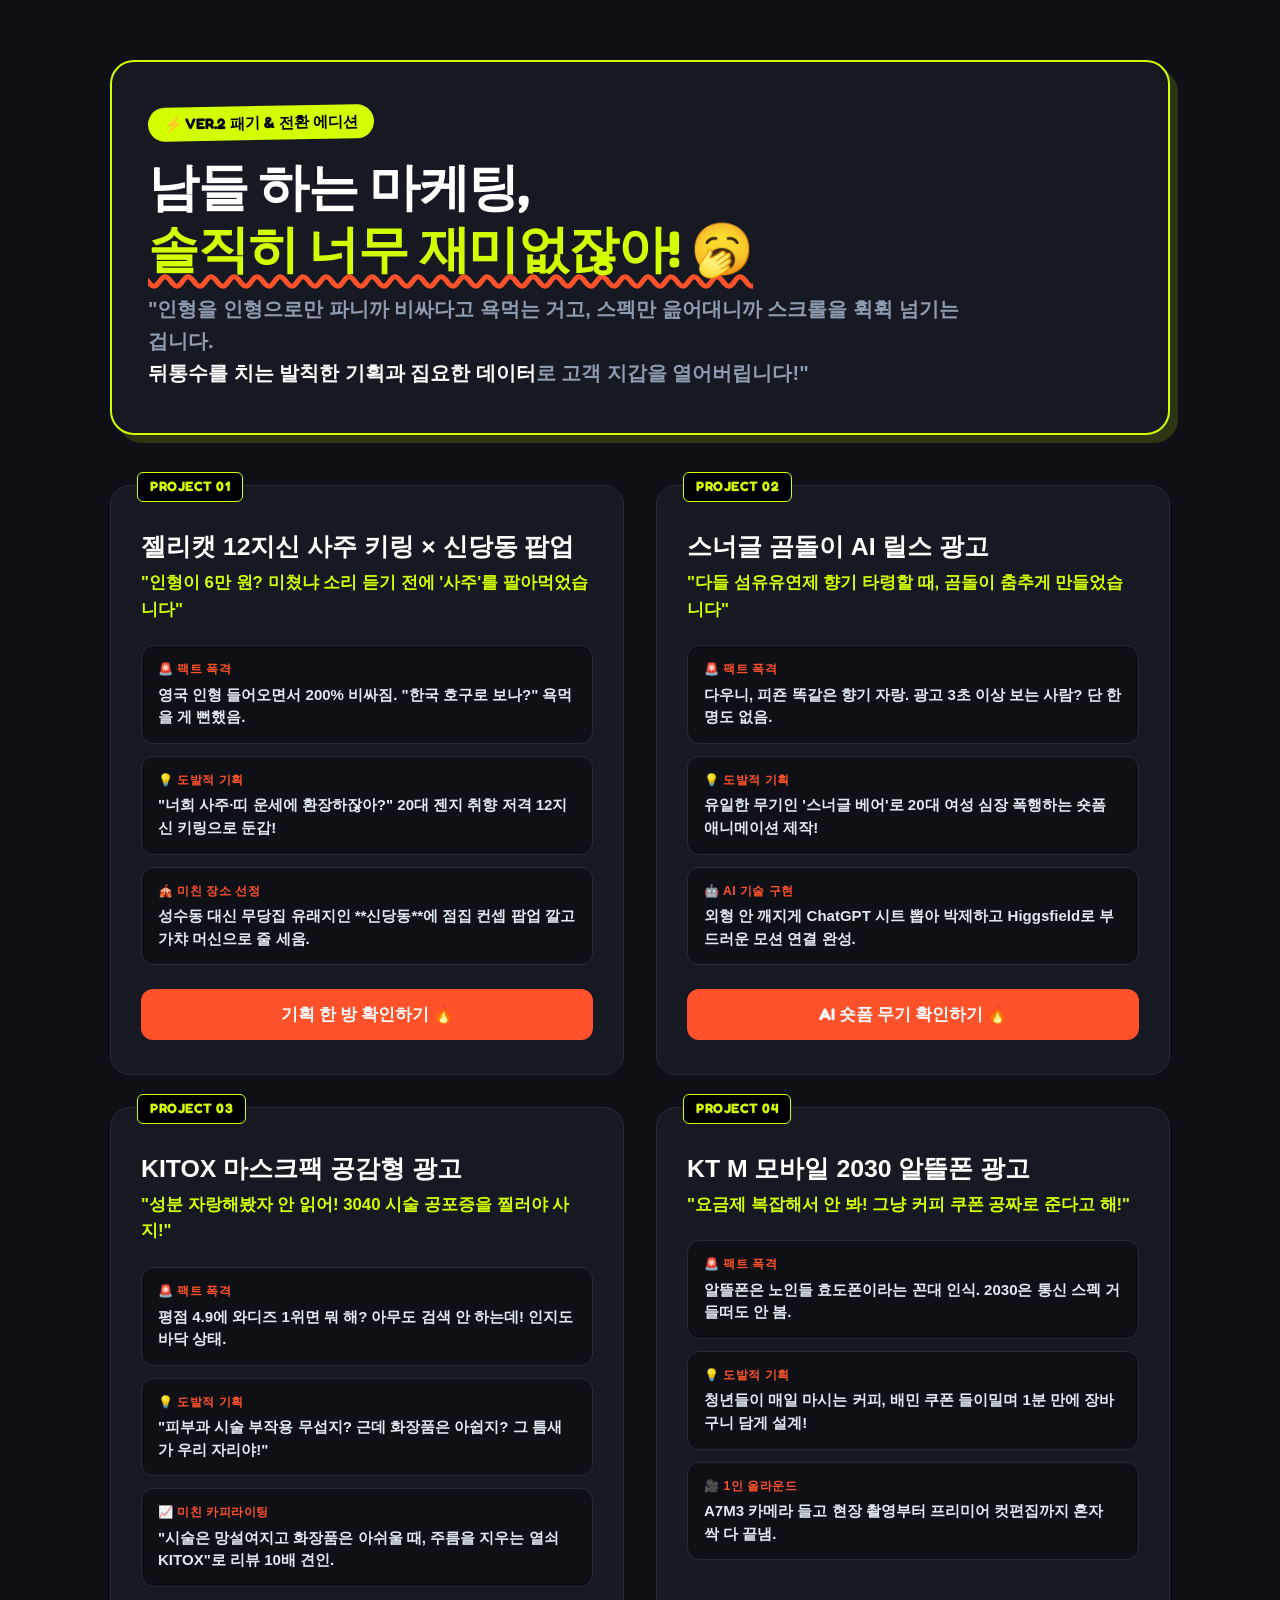
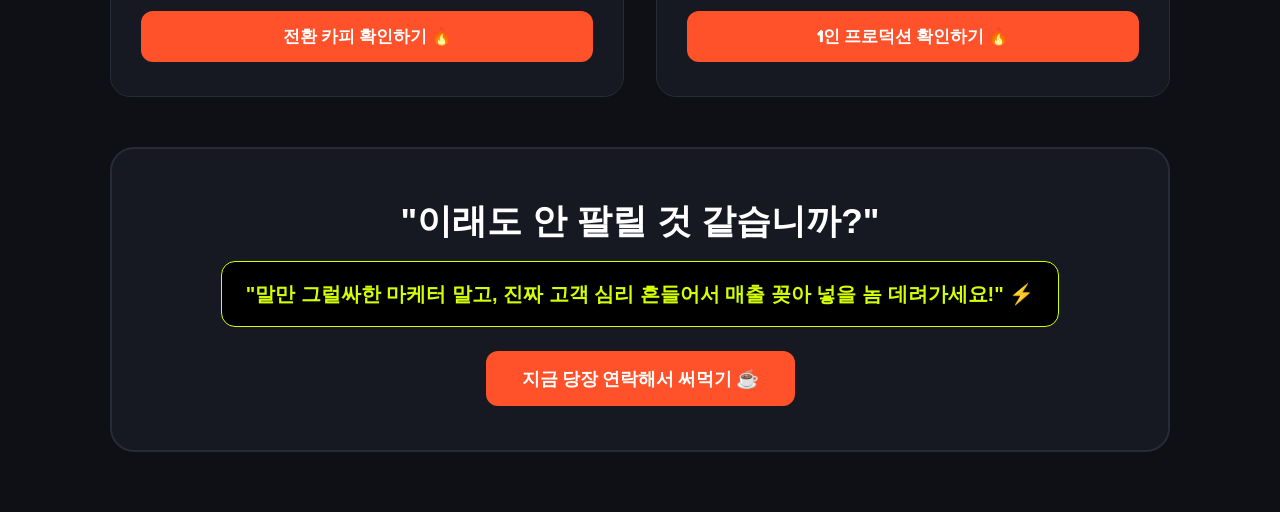
<file: portfolio_v2.html>
<!DOCTYPE html>
<html lang="ko">
<head>
  <meta charset="UTF-8">
  <meta name="viewport" content="width=device-width, initial-scale=1.0">
  <title>정민교 VER.2 | 재미없으면 안 팔리잖아! 🔥</title>
  <link rel="preconnect" href="https://fonts.googleapis.com">
  <link rel="preconnect" href="https://fonts.gstatic.com" crossorigin>
  <link href="https://fonts.googleapis.com/css2?family=Fredoka:wght@700;800;900&family=Pretendard:wght@600;700;800;900&display=swap" rel="stylesheet">
  <style>
    /* 
      [컬러 역할 명확화 60-30-10 법칙]
      - 60% 베이스: 묵직하고 깊은 오프블랙 (#0E1015)
      - 30% 표면/카드: 가독성 높은 슬레이트 네이비블랙 (#161922)
      - 10% 확실한 펀치 액센트: 
         • 메인 킬러: 볼드 일렉트릭 라임 (#D4FF00) - 도발적인 패기
         • 서브 후킹: 브릭 오렌지 (#FF522B) - 행동 유도 버튼
    */
    :root {
      --bg: #0E1015;
      --card: #161922;
      --card-border: #262B38;
      --card-hover-border: #D4FF00;
      
      --accent-lime: #D4FF00;   /* 눈에 팍 꽂히는 라임 옐로우 */
      --accent-fire: #FF522B;   /* 강렬한 브릭 오렌지 */
      
      --text-pure: #FFFFFF;
      --text-main: #E2E8F0;
      --text-sub: #8E9BAE;
    }

    * { box-sizing: border-box; margin: 0; padding: 0; }
    body {
      background-color: var(--bg);
      color: var(--text-main);
      font-family: 'Pretendard', sans-serif;
      padding: 60px 20px;
      line-height: 1.6;
    }

    .wrap {
      max-width: 1060px;
      margin: 0 auto;
    }

    /* 상단 헤더: 시선 집중 */
    .hero-panel {
      border: 2px solid var(--accent-lime);
      background: var(--card);
      border-radius: 24px;
      padding: 44px 36px;
      margin-bottom: 50px;
      box-shadow: 8px 8px 0px rgba(212, 255, 0, 0.15);
      position: relative;
    }
    .pill-tag {
      display: inline-block;
      background: var(--accent-lime);
      color: #000;
      font-family: 'Fredoka', sans-serif;
      font-size: 0.95rem;
      font-weight: 900;
      padding: 5px 16px;
      border-radius: 999px;
      margin-bottom: 16px;
      transform: rotate(-1deg);
    }
    h1 {
      font-family: 'Fredoka', sans-serif;
      font-size: 3.2rem;
      font-weight: 900;
      line-height: 1.2;
      letter-spacing: -1.2px;
      color: var(--text-pure);
      margin-bottom: 14px;
    }
    .pop-text {
      color: var(--accent-lime);
      text-decoration: underline wavy var(--accent-fire);
      text-underline-offset: 8px;
    }
    .hero-sub {
      font-size: 1.25rem;
      font-weight: 700;
      color: var(--text-sub);
      max-width: 820px;
      line-height: 1.6;
    }
    .hero-sub strong {
      color: var(--text-pure);
    }

    /* 프로젝트 4선 그리드 */
    .grid {
      display: grid;
      grid-template-columns: repeat(2, 1fr);
      gap: 32px;
      margin-bottom: 50px;
    }

    .p-box {
      background: var(--card);
      border: 1.5px solid var(--card-border);
      border-radius: 20px;
      padding: 34px 30px;
      display: flex;
      flex-direction: column;
      position: relative;
      transition: all 0.25s cubic-bezier(0.2, 0.8, 0.2, 1);
    }
    .p-box:hover {
      border-color: var(--card-hover-border);
      transform: translateY(-4px);
      box-shadow: 0 12px 28px rgba(0,0,0,0.4), 0 0 0 1px var(--accent-lime);
    }

    /* 프로젝트 번호 태그 */
    .box-badge {
      position: absolute;
      top: -14px;
      left: 26px;
      background: #000;
      border: 1.5px solid var(--accent-lime);
      color: var(--accent-lime);
      font-family: 'Fredoka', sans-serif;
      font-size: 0.85rem;
      font-weight: 900;
      padding: 3px 12px;
      border-radius: 6px;
      letter-spacing: 0.5px;
    }

    .box-title {
      font-size: 1.55rem;
      font-weight: 900;
      color: var(--text-pure);
      margin: 10px 0 6px;
      line-height: 1.35;
    }
    .box-quote {
      font-size: 1.05rem;
      color: var(--accent-lime);
      font-weight: 800;
      margin-bottom: 22px;
    }

    /* 대비가 또렷한 팩트 카드 */
    .fact-cards {
      display: flex;
      flex-direction: column;
      gap: 12px;
      margin-bottom: 24px;
      flex-grow: 1;
    }
    .fact-row {
      background: rgba(0, 0, 0, 0.35);
      border: 1px solid var(--card-border);
      border-radius: 12px;
      padding: 14px 16px;
      transition: border-color 0.2s;
    }
    .fact-row:hover {
      border-color: rgba(212, 255, 0, 0.4);
    }
    .fact-label {
      font-size: 0.76rem;
      font-weight: 900;
      color: var(--accent-fire);
      margin-bottom: 4px;
      letter-spacing: 0.5px;
    }
    .fact-content {
      font-size: 0.94rem;
      color: var(--text-main);
      font-weight: 600;
      line-height: 1.5;
    }

    /* 시선 끄는 펀치 액션 버튼 */
    .btn-fire {
      background: var(--accent-fire);
      color: #FFFFFF;
      border: none;
      padding: 14px;
      border-radius: 12px;
      font-family: 'Fredoka', sans-serif;
      font-size: 1.05rem;
      font-weight: 900;
      cursor: pointer;
      text-align: center;
      transition: all 0.15s;
    }
    .btn-fire:hover {
      background: #FF380D;
      transform: translateY(-2px);
      box-shadow: 0 4px 16px rgba(255, 82, 43, 0.4);
    }

    /* 하단 펀치라인 배너 */
    .bottom-punch {
      background: var(--card);
      border: 2px solid var(--card-border);
      border-radius: 24px;
      padding: 44px 32px;
      text-align: center;
      position: relative;
    }
    .bottom-punch h2 {
      font-size: 2.2rem;
      font-weight: 900;
      color: var(--text-pure);
      margin-bottom: 12px;
    }
    .punch-quote {
      font-size: 1.25rem;
      font-weight: 800;
      margin-bottom: 24px;
      background: #000;
      border: 1.5px solid var(--accent-lime);
      color: var(--accent-lime);
      border-radius: 14px;
      padding: 16px 24px;
      display: inline-block;
    }

    @media (max-width: 860px) {
      .grid { grid-template-columns: 1fr; }
      h1 { font-size: 2.3rem; }
    }
  </style>
</head>
<body>

  <div class="wrap">
    <div class="hero-panel">
      <span class="pill-tag">⚡ VER.2 패기 & 전환 에디션</span>
      <h1>남들 하는 마케팅,<br><span class="pop-text">솔직히 너무 재미없잖아! 🥱</span></h1>
      <p class="hero-sub">
        "인형을 인형으로만 파니까 비싸다고 욕먹는 거고, 스펙만 읊어대니까 스크롤을 휙휙 넘기는 겁니다.<br>
        <strong>뒤통수를 치는 발칙한 기획과 집요한 데이터</strong>로 고객 지갑을 열어버립니다!"
      </p>
    </div>

    <!-- 프로젝트 4선 -->
    <div class="grid">

      <!-- 1. 젤리캣 -->
      <article class="p-box">
        <span class="box-badge">PROJECT 01</span>
        <h2 class="box-title">젤리캣 12지신 사주 키링 × 신당동 팝업</h2>
        <div class="box-quote">"인형이 6만 원? 미쳤냐 소리 듣기 전에 '사주'를 팔아먹었습니다"</div>

        <div class="fact-cards">
          <div class="fact-row">
            <div class="fact-label">🚨 팩트 폭격</div>
            <p class="fact-content">영국 인형 들어오면서 200% 비싸짐. "한국 호구로 보나?" 욕먹을 게 뻔했음.</p>
          </div>
          <div class="fact-row">
            <div class="fact-label">💡 도발적 기획</div>
            <p class="fact-content">"너희 사주·띠 운세에 환장하잖아?" 20대 젠지 취향 저격 12지신 키링으로 둔갑!</p>
          </div>
          <div class="fact-row">
            <div class="fact-label">🎪 미친 장소 선정</div>
            <p class="fact-content">성수동 대신 무당집 유래지인 **신당동**에 점집 컨셉 팝업 깔고 가챠 머신으로 줄 세움.</p>
          </div>
        </div>

        <button class="btn-fire" onclick="alert('🐰 젤리캣 팩트:\n\n인형을 판 게 아니라 \'내 띠와 취향을 가방에 자랑하는 권리\'를 판 겁니다!')">
          기획 한 방 확인하기 🔥
        </button>
      </article>

      <!-- 2. 스너글 AI 영상 -->
      <article class="p-box">
        <span class="box-badge">PROJECT 02</span>
        <h2 class="box-title">스너글 곰돌이 AI 릴스 광고</h2>
        <div class="box-quote">"다들 섬유유연제 향기 타령할 때, 곰돌이 춤추게 만들었습니다"</div>

        <div class="fact-cards">
          <div class="fact-row">
            <div class="fact-label">🚨 팩트 폭격</div>
            <p class="fact-content">다우니, 피죤 똑같은 향기 자랑. 광고 3초 이상 보는 사람? 단 한 명도 없음.</p>
          </div>
          <div class="fact-row">
            <div class="fact-label">💡 도발적 기획</div>
            <p class="fact-content">유일한 무기인 '스너글 베어'로 20대 여성 심장 폭행하는 숏폼 애니메이션 제작!</p>
          </div>
          <div class="fact-row">
            <div class="fact-label">🤖 AI 기술 구현</div>
            <p class="fact-content">외형 안 깨지게 ChatGPT 시트 뽑아 박제하고 Higgsfield로 부드러운 모션 연결 완성.</p>
          </div>
        </div>

        <button class="btn-fire" onclick="alert('🧸 스너글 팩트:\n\n비싼 촬영팀 없이도 프롬프트만 잘 깎으면 60초 만에 시선 뺏는 광고 나옵니다!')">
          AI 숏폼 무기 확인하기 🔥
        </button>
      </article>

      <!-- 3. 키톡스 마스크팩 -->
      <article class="p-box">
        <span class="box-badge">PROJECT 03</span>
        <h2 class="box-title">KITOX 마스크팩 공감형 광고</h2>
        <div class="box-quote">"성분 자랑해봤자 안 읽어! 3040 시술 공포증을 찔러야 사지!"</div>

        <div class="fact-cards">
          <div class="fact-row">
            <div class="fact-label">🚨 팩트 폭격</div>
            <p class="fact-content">평점 4.9에 와디즈 1위면 뭐 해? 아무도 검색 안 하는데! 인지도 바닥 상태.</p>
          </div>
          <div class="fact-row">
            <div class="fact-label">💡 도발적 기획</div>
            <p class="fact-content">"피부과 시술 부작용 무섭지? 근데 화장품은 아쉽지? 그 틈새가 우리 자리야!"</p>
          </div>
          <div class="fact-row">
            <div class="fact-label">📈 미친 카피라이팅</div>
            <p class="fact-content">"시술은 망설여지고 화장품은 아쉬울 때, 주름을 지우는 열쇠 KITOX"로 리뷰 10배 견인.</p>
          </div>
        </div>

        <button class="btn-fire" onclick="alert('💧 키톡스 팩트:\n\n고객의 긁고 싶은 가려운 곳(결핍)을 후벼파야 전환이 터집니다!')">
          전환 카피 확인하기 🔥
        </button>
      </article>

      <!-- 4. KT M 모바일 -->
      <article class="p-box">
        <span class="box-badge">PROJECT 04</span>
        <h2 class="box-title">KT M 모바일 2030 알뜰폰 광고</h2>
        <div class="box-quote">"요금제 복잡해서 안 봐! 그냥 커피 쿠폰 공짜로 준다고 해!"</div>

        <div class="fact-cards">
          <div class="fact-row">
            <div class="fact-label">🚨 팩트 폭격</div>
            <p class="fact-content">알뜰폰은 노인들 효도폰이라는 꼰대 인식. 2030은 통신 스펙 거들떠도 안 봄.</p>
          </div>
          <div class="fact-row">
            <div class="fact-label">💡 도발적 기획</div>
            <p class="fact-content">청년들이 매일 마시는 커피, 배민 쿠폰 들이밀며 1분 만에 장바구니 담게 설계!</p>
          </div>
          <div class="fact-row">
            <div class="fact-label">🎥 1인 올라운드</div>
            <p class="fact-content">A7M3 카메라 들고 현장 촬영부터 프리미어 컷편집까지 혼자 싹 다 끝냄.</p>
          </div>
        </div>

        <button class="btn-fire" onclick="alert('📱 KT M 팩트:\n\n기획이 엉성하면 카메라가 1억짜리여도 쓰레기 결과물 나옵니다. Why가 전부입니다!')">
          1인 프로덕션 확인하기 🔥
        </button>
      </article>

    </div>

    <!-- 하단 펀치라인 -->
    <div class="bottom-punch">
      <h2>"이래도 안 팔릴 것 같습니까?"</h2>
      <div class="punch-quote">
        "말만 그럴싸한 마케터 말고, 진짜 고객 심리 흔들어서 매출 꽂아 넣을 놈 데려가세요!" ⚡
      </div>
      <div>
        <button class="btn-fire" style="font-size:1.15rem; padding:15px 36px;" onclick="alert('🚀 정민교 마케터 직통 연결: 010-4785-3020 / apcde@naver.com')">
          지금 당장 연락해서 써먹기 ☕
        </button>
      </div>
    </div>
  </div>

</body>
</html>
</file>
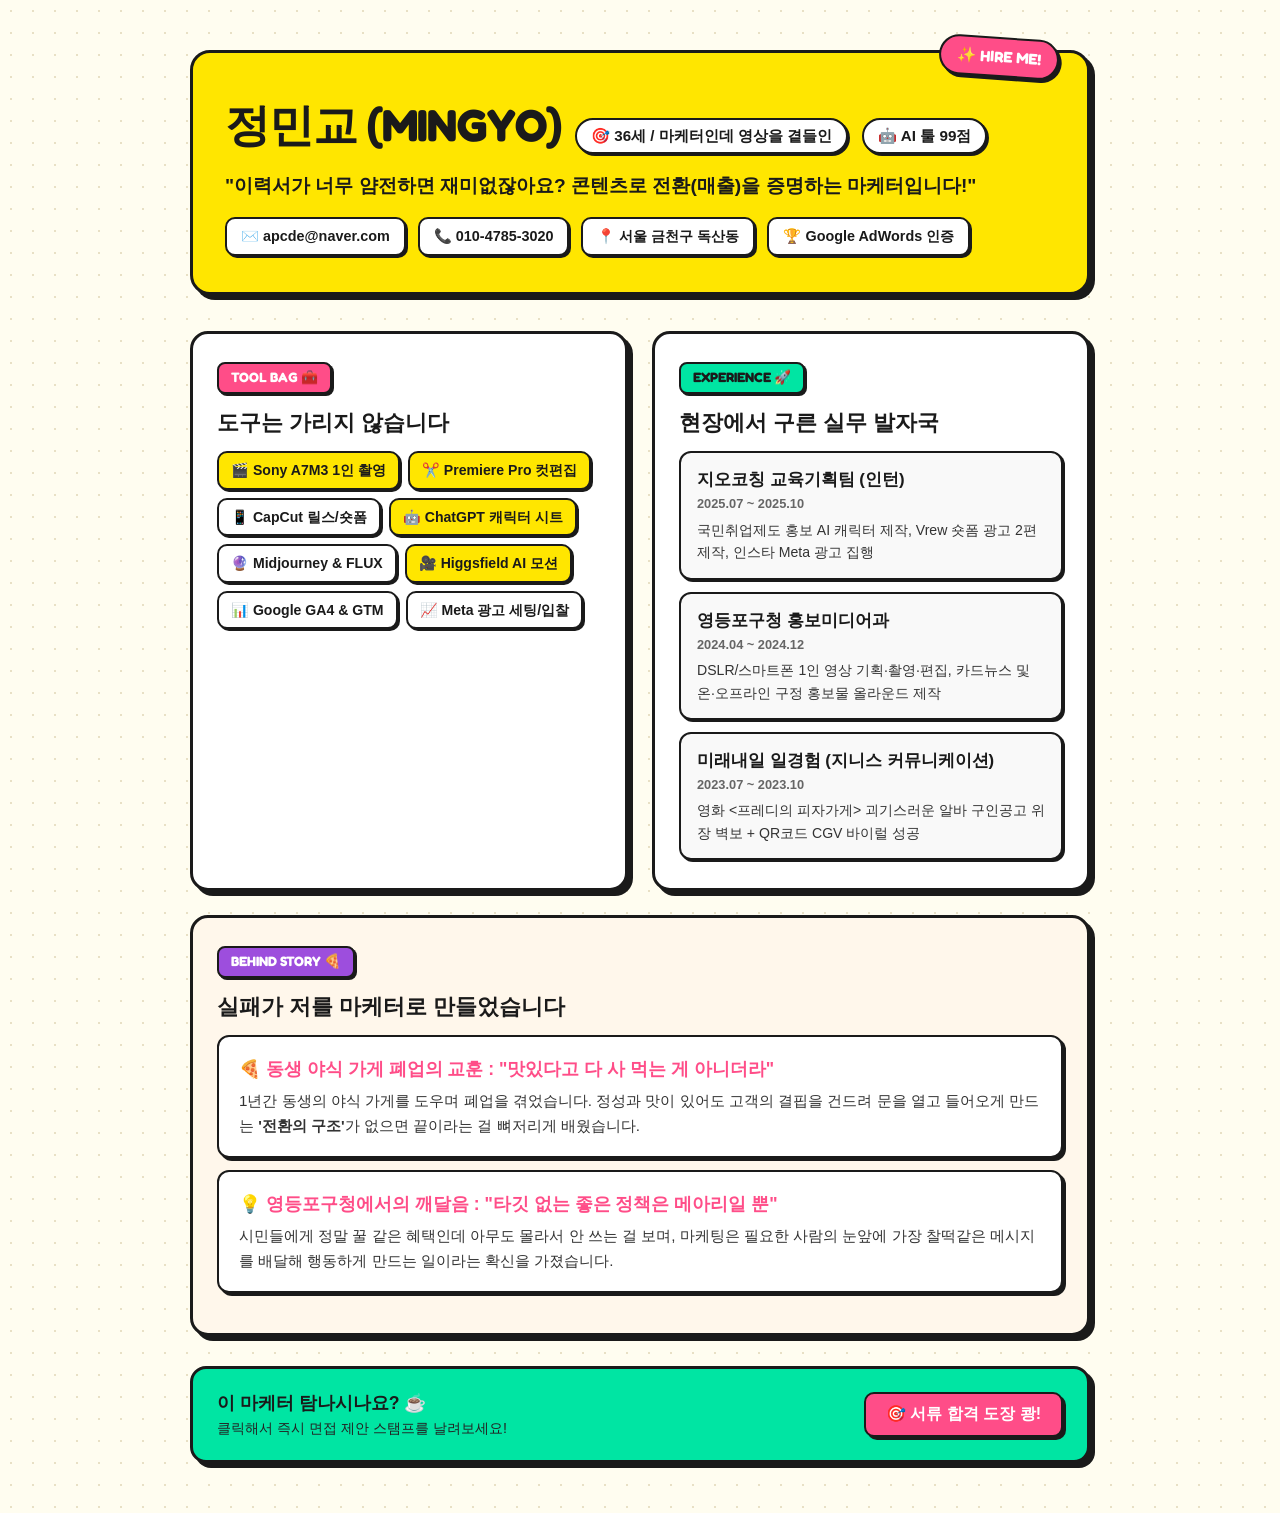
<file: resume.html>
<!DOCTYPE html>
<html lang="ko">
<head>
  <meta charset="UTF-8">
  <meta name="viewport" content="width=device-width, initial-scale=1.0">
  <title>정민교 | 이력서인데 이렇게 힙해도 되나요? 🍕</title>
  <link rel="preconnect" href="https://fonts.googleapis.com">
  <link rel="preconnect" href="https://fonts.gstatic.com" crossorigin>
  <link href="https://fonts.googleapis.com/css2?family=Fredoka:wght@600;700;800&family=Pretendard:wght@500;700;800;900&display=swap" rel="stylesheet">
  <style>
    :root {
      --bg: #FFFDF0;
      --paper: #FFFFFF;
      --line: #1A1A1A;
      --c-yellow: #FFE600;
      --c-pink: #FF4D88;
      --c-mint: #00E5A3;
      --c-purple: #9D4EDD;
      --c-orange: #FF7A00;
      --shadow: 5px 5px 0px var(--line);
      --shadow-sm: 3px 3px 0px var(--line);
    }

    * { box-sizing: border-box; margin: 0; padding: 0; }
    body {
      background-color: var(--bg);
      color: var(--line);
      font-family: 'Pretendard', sans-serif;
      padding: 50px 20px;
      line-height: 1.6;
      background-image: radial-gradient(#E8E0C5 1.5px, transparent 1.5px);
      background-size: 22px 22px;
    }

    .wrap {
      max-width: 900px;
      margin: 0 auto;
    }

    /* 통통 튀는 스티커 헤더 */
    .hero-box {
      background: var(--c-yellow);
      border: 3px solid var(--line);
      border-radius: 20px;
      padding: 36px 32px;
      box-shadow: var(--shadow);
      margin-bottom: 36px;
      position: relative;
    }
    .sticker-badge {
      position: absolute;
      top: -16px;
      right: 28px;
      background: var(--c-pink);
      color: #fff;
      font-family: 'Fredoka', cursive;
      font-size: 0.95rem;
      font-weight: 800;
      padding: 6px 16px;
      border: 2.5px solid var(--line);
      border-radius: 999px;
      box-shadow: var(--shadow-sm);
      transform: rotate(4deg);
    }
    .title-row {
      display: flex;
      align-items: baseline;
      gap: 14px;
      flex-wrap: wrap;
      margin-bottom: 10px;
    }
    h1 {
      font-family: 'Fredoka', sans-serif;
      font-size: 2.8rem;
      font-weight: 900;
      letter-spacing: -1px;
    }
    .sub-pill {
      background: #fff;
      border: 2px solid var(--line);
      border-radius: 999px;
      padding: 4px 14px;
      font-weight: 800;
      font-size: 0.95rem;
      box-shadow: 2px 2px 0px var(--line);
    }
    .tagline {
      font-size: 1.2rem;
      font-weight: 800;
      margin-bottom: 16px;
    }
    .contact-row {
      display: flex;
      gap: 12px;
      flex-wrap: wrap;
    }
    .c-pill {
      background: #fff;
      border: 2px solid var(--line);
      padding: 6px 14px;
      border-radius: 10px;
      font-weight: 700;
      font-size: 0.9rem;
      box-shadow: 2px 2px 0px var(--line);
    }

    /* 벤토 카드 그리드 */
    .grid {
      display: grid;
      grid-template-columns: repeat(2, 1fr);
      gap: 24px;
      margin-bottom: 30px;
    }

    .kitsch-card {
      background: var(--paper);
      border: 3px solid var(--line);
      border-radius: 18px;
      padding: 28px 24px;
      box-shadow: var(--shadow);
      position: relative;
    }
    .kitsch-card:hover {
      transform: translate(-2px, -2px);
      box-shadow: 7px 7px 0px var(--line);
    }

    .card-label {
      display: inline-block;
      font-family: 'Fredoka', sans-serif;
      font-weight: 800;
      font-size: 0.85rem;
      padding: 3px 12px;
      border: 2px solid var(--line);
      border-radius: 8px;
      box-shadow: 2px 2px 0px var(--line);
      margin-bottom: 14px;
    }
    .lbl-pink { background: var(--c-pink); color: #fff; }
    .lbl-mint { background: var(--c-mint); }
    .lbl-purple { background: var(--c-purple); color: #fff; }
    .lbl-orange { background: var(--c-orange); color: #fff; }

    .card-title {
      font-size: 1.35rem;
      font-weight: 900;
      margin-bottom: 14px;
      line-height: 1.35;
    }

    /* 스킬 스티커 */
    .skill-chips {
      display: flex;
      flex-wrap: wrap;
      gap: 8px;
    }
    .chip {
      background: #fff;
      border: 2px solid var(--line);
      border-radius: 10px;
      padding: 6px 12px;
      font-size: 0.88rem;
      font-weight: 800;
      box-shadow: 2px 2px 0px var(--line);
    }
    .chip-hot { background: var(--c-yellow); }

    /* 타임라인 바이트 */
    .exp-item {
      background: #F9F9F9;
      border: 2px solid var(--line);
      border-radius: 12px;
      padding: 14px 16px;
      margin-bottom: 12px;
      box-shadow: 2px 2px 0px var(--line);
    }
    .exp-item:last-child { margin-bottom: 0; }
    .exp-item h4 { font-size: 1.05rem; font-weight: 800; }
    .exp-item .date { font-size: 0.8rem; color: #666; font-weight: 700; margin-bottom: 4px; }
    .exp-item p { font-size: 0.88rem; color: #333; }

    /* 자기소개 위트 블록 */
    .essay-card {
      grid-column: span 2;
      background: #FFF7EB;
    }
    .quote-box {
      background: #fff;
      border: 2.5px solid var(--line);
      border-radius: 12px;
      padding: 18px 20px;
      margin-bottom: 12px;
      box-shadow: 3px 3px 0px var(--line);
    }
    .quote-box h5 {
      font-size: 1.1rem;
      font-weight: 900;
      color: var(--c-pink);
      margin-bottom: 6px;
    }
    .quote-box p {
      font-size: 0.95rem;
      color: #333;
    }

    /* 어디로 튈지 모르는 미니 도장 찍기 */
    .interactive-bar {
      background: var(--c-mint);
      border: 3px solid var(--line);
      border-radius: 16px;
      padding: 20px 24px;
      box-shadow: var(--shadow);
      display: flex;
      justify-content: space-between;
      align-items: center;
      flex-wrap: wrap;
      gap: 12px;
    }
    .stamp-btn {
      background: var(--c-pink);
      color: #fff;
      border: 2px solid var(--line);
      padding: 10px 20px;
      border-radius: 10px;
      font-weight: 900;
      font-size: 1rem;
      cursor: pointer;
      box-shadow: 3px 3px 0px var(--line);
    }
    .stamp-btn:hover {
      transform: translate(2px, 2px);
      box-shadow: 1px 1px 0px var(--line);
    }

    @media (max-width: 768px) {
      .grid { grid-template-columns: 1fr; }
      .essay-card { grid-column: span 1; }
      h1 { font-size: 2.2rem; }
    }
  </style>
</head>
<body>

  <div class="wrap">
    <!-- 헤더 -->
    <header class="hero-box">
      <div class="sticker-badge">✨ HIRE ME!</div>
      <div class="title-row">
        <h1>정민교 (MINGYO)</h1>
        <span class="sub-pill">🎯 36세 / 마케터인데 영상을 곁들인</span>
        <span class="sub-pill">🤖 AI 툴 99점</span>
      </div>
      <p class="tagline">"이력서가 너무 얌전하면 재미없잖아요? 콘텐츠로 전환(매출)을 증명하는 마케터입니다!"</p>
      
      <div class="contact-row">
        <div class="c-pill">✉️ apcde@naver.com</div>
        <div class="c-pill">📞 010-4785-3020</div>
        <div class="c-pill">📍 서울 금천구 독산동</div>
        <div class="c-pill">🏆 Google AdWords 인증</div>
      </div>
    </header>

    <!-- 벤토 그리드 -->
    <div class="grid">
      <!-- 역량 -->
      <div class="kitsch-card">
        <span class="card-label lbl-pink">TOOL BAG 🧰</span>
        <h3 class="card-title">도구는 가리지 않습니다</h3>
        <div class="skill-chips">
          <span class="chip chip-hot">🎬 Sony A7M3 1인 촬영</span>
          <span class="chip chip-hot">✂️ Premiere Pro 컷편집</span>
          <span class="chip">📱 CapCut 릴스/숏폼</span>
          <span class="chip chip-hot">🤖 ChatGPT 캐릭터 시트</span>
          <span class="chip">🔮 Midjourney & FLUX</span>
          <span class="chip chip-hot">🎥 Higgsfield AI 모션</span>
          <span class="chip">📊 Google GA4 & GTM</span>
          <span class="chip">📈 Meta 광고 세팅/입찰</span>
        </div>
      </div>

      <!-- 타임라인 -->
      <div class="kitsch-card">
        <span class="card-label lbl-mint">EXPERIENCE 🚀</span>
        <h3 class="card-title">현장에서 구른 실무 발자국</h3>
        <div class="exp-item">
          <h4>지오코칭 교육기획팀 (인턴)</h4>
          <div class="date">2025.07 ~ 2025.10</div>
          <p>국민취업제도 홍보 AI 캐릭터 제작, Vrew 숏폼 광고 2편 제작, 인스타 Meta 광고 집행</p>
        </div>
        <div class="exp-item">
          <h4>영등포구청 홍보미디어과</h4>
          <div class="date">2024.04 ~ 2024.12</div>
          <p>DSLR/스마트폰 1인 영상 기획·촬영·편집, 카드뉴스 및 온·오프라인 구정 홍보물 올라운드 제작</p>
        </div>
        <div class="exp-item">
          <h4>미래내일 일경험 (지니스 커뮤니케이션)</h4>
          <div class="date">2023.07 ~ 2023.10</div>
          <p>영화 &lt;프레디의 피자가게&gt; 괴기스러운 알바 구인공고 위장 벽보 + QR코드 CGV 바이럴 성공</p>
        </div>
      </div>

      <!-- 왜 마케팅인가 (스토리) -->
      <div class="kitsch-card essay-card">
        <span class="card-label lbl-purple">BEHIND STORY 🍕</span>
        <h3 class="card-title">실패가 저를 마케터로 만들었습니다</h3>
        
        <div class="quote-box">
          <h5>🍕 동생 야식 가게 폐업의 교훈 : "맛있다고 다 사 먹는 게 아니더라"</h5>
          <p>
            1년간 동생의 야식 가게를 도우며 폐업을 겪었습니다. 정성과 맛이 있어도 고객의 결핍을 건드려 문을 열고 들어오게 만드는 <strong>'전환의 구조'</strong>가 없으면 끝이라는 걸 뼈저리게 배웠습니다.
          </p>
        </div>

        <div class="quote-box">
          <h5>💡 영등포구청에서의 깨달음 : "타깃 없는 좋은 정책은 메아리일 뿐"</h5>
          <p>
            시민들에게 정말 꿀 같은 혜택인데 아무도 몰라서 안 쓰는 걸 보며, 마케팅은 필요한 사람의 눈앞에 가장 찰떡같은 메시지를 배달해 행동하게 만드는 일이라는 확신을 가졌습니다.
          </p>
        </div>
      </div>
    </div>

    <!-- 인터랙티브 스탬프 바 -->
    <div class="interactive-bar">
      <div>
        <strong style="font-size:1.1rem;">이 마케터 탐나시나요? ☕</strong>
        <p style="font-size:0.9rem; color:#222;">클릭해서 즉시 면접 제안 스탬프를 날려보세요!</p>
      </div>
      <button class="stamp-btn" onclick="alert('🎉 서류 합격 스탬프가 찍혔습니다! apcde@naver.com으로 연락 주세요!')">
        🎯 서류 합격 도장 쾅!
      </button>
    </div>
  </div>

</body>
</html>
</file>
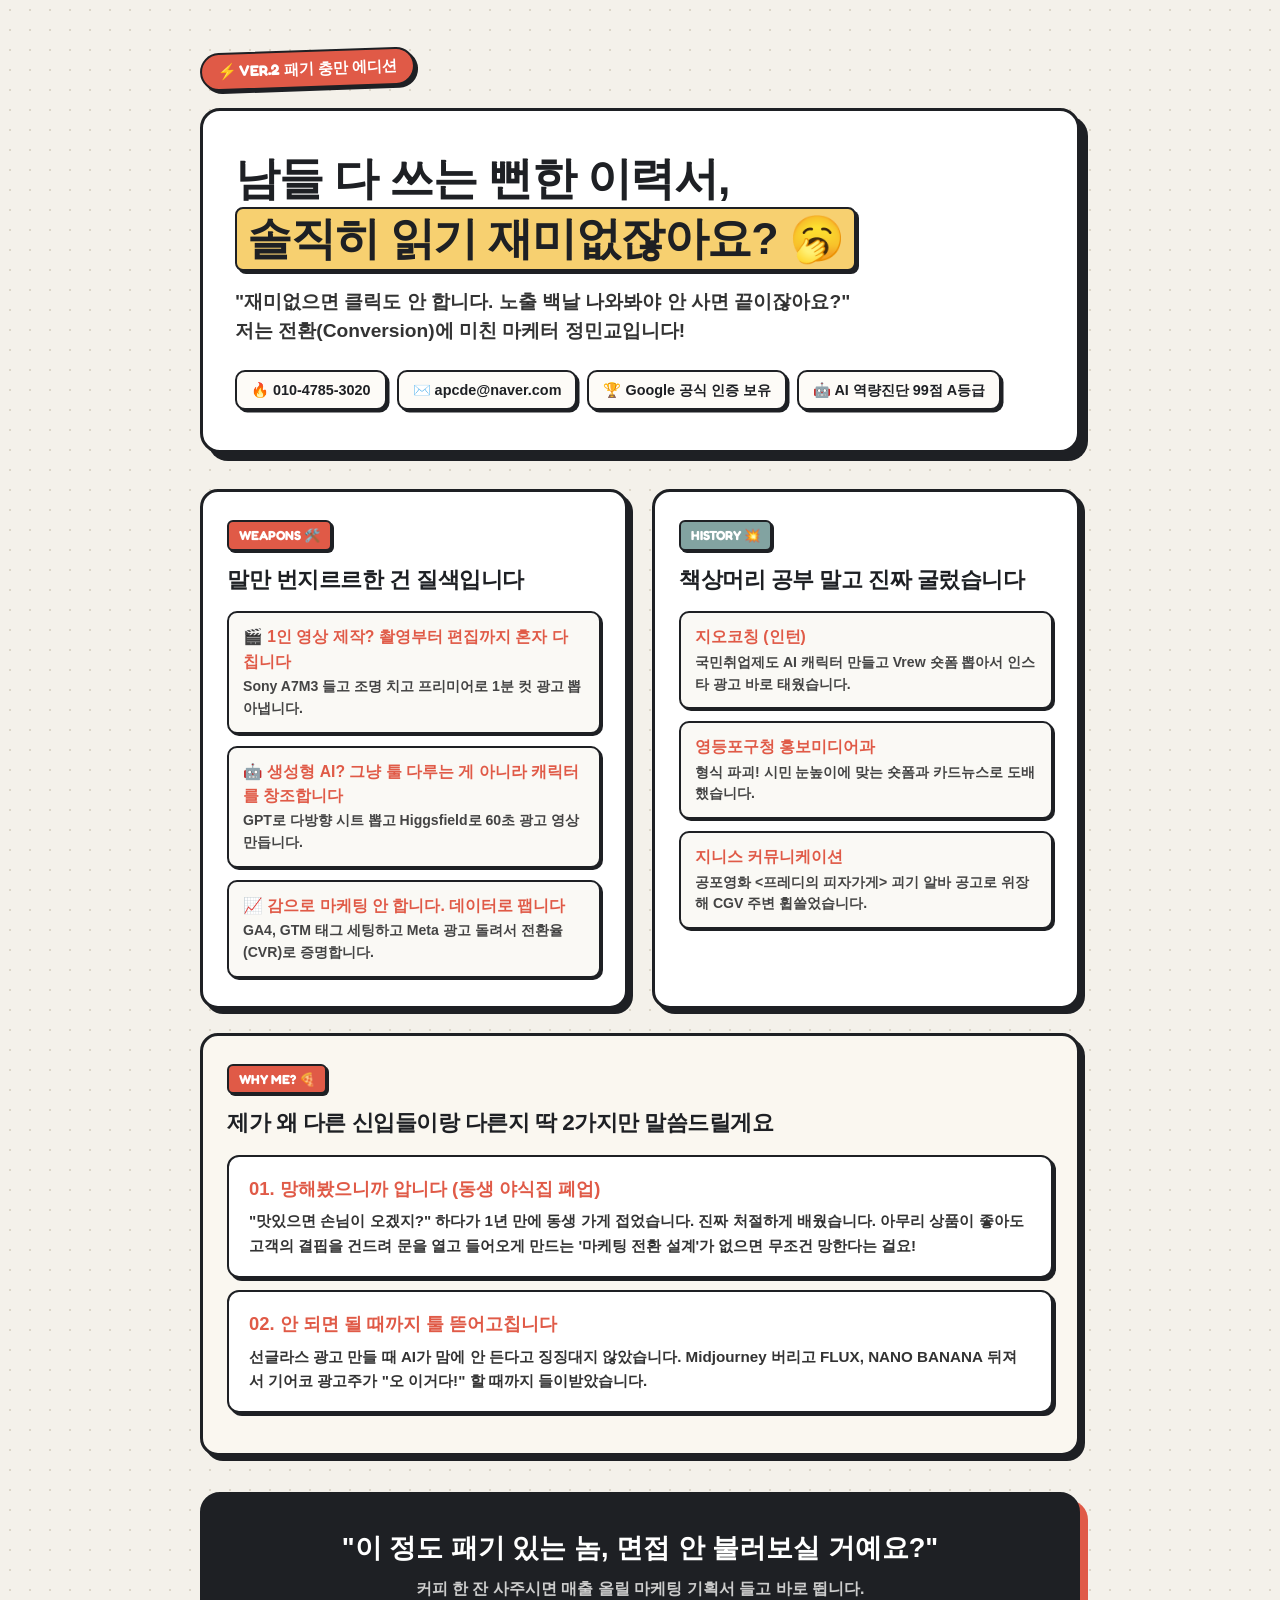
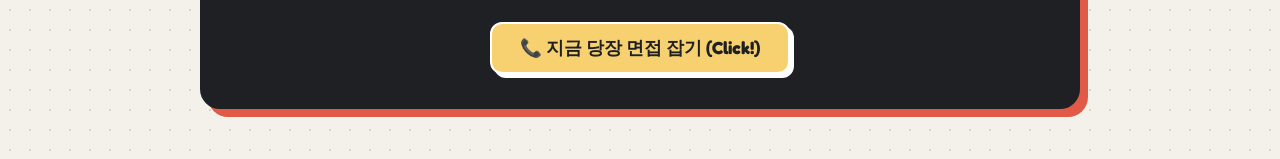
<file: resume_v2.html>
<!DOCTYPE html>
<html lang="ko">
<head>
  <meta charset="UTF-8">
  <meta name="viewport" content="width=device-width, initial-scale=1.0">
  <title>정민교 VER.2 | 지루한 이력서 다 갖다 버려 💥</title>
  <link rel="preconnect" href="https://fonts.googleapis.com">
  <link rel="preconnect" href="https://fonts.gstatic.com" crossorigin>
  <link href="https://fonts.googleapis.com/css2?family=Fredoka:wght@700;800;900&family=Pretendard:wght@700;800;900&display=swap" rel="stylesheet">
  <style>
    /* 힙하고 세련된 매트(Matte) 톤다운 팔레트 */
    :root {
      --bg: #F4F1EA;          /* 은은하고 고급스러운 빈티지 오프화이트 */
      --card: #FFFFFF;
      --black: #1E2024;        /* 묵직한 차콜 블랙 */
      --accent-coral: #E05A47; /* 쨍하지 않고 감각적인 빈티지 코랄 레드 */
      --accent-butter: #F7D070;/* 눈 편한 머스터드 버터 옐로우 */
      --accent-sage: #82A3A1;  /* 세련된 세이지 민트그레이 */
      --shadow: 5px 5px 0px var(--black);
      --shadow-lg: 8px 8px 0px var(--black);
    }

    * { box-sizing: border-box; margin: 0; padding: 0; }
    body {
      background-color: var(--bg);
      color: var(--black);
      font-family: 'Pretendard', sans-serif;
      padding: 50px 20px;
      line-height: 1.55;
      background-image: radial-gradient(#DCD6C8 1.2px, transparent 1.2px);
      background-size: 20px 20px;
    }

    .wrap {
      max-width: 880px;
      margin: 0 auto;
    }

    /* 상단 배너 */
    .top-badge {
      display: inline-block;
      background: var(--accent-coral);
      color: #fff;
      font-family: 'Fredoka', sans-serif;
      font-size: 0.95rem;
      font-weight: 900;
      padding: 5px 16px;
      border: 2.5px solid var(--black);
      border-radius: 999px;
      box-shadow: 3px 3px 0px var(--black);
      transform: rotate(-2deg);
      margin-bottom: 20px;
    }

    /* 메인 히어로 */
    .hero-box {
      background: var(--card);
      border: 3.5px solid var(--black);
      border-radius: 20px;
      padding: 40px 32px;
      box-shadow: var(--shadow-lg);
      margin-bottom: 36px;
    }
    h1 {
      font-size: 2.8rem;
      font-weight: 900;
      letter-spacing: -1.2px;
      line-height: 1.25;
      margin-bottom: 16px;
    }
    .highlight {
      background: var(--accent-butter);
      padding: 2px 10px;
      border: 2.5px solid var(--black);
      border-radius: 8px;
      display: inline-block;
      box-shadow: 3px 3px 0px var(--black);
    }
    .hero-p {
      font-size: 1.2rem;
      font-weight: 800;
      color: #333;
      margin-bottom: 24px;
    }

    .contact-chips {
      display: flex;
      gap: 10px;
      flex-wrap: wrap;
    }
    .c-chip {
      background: #FDFBF7;
      border: 2px solid var(--black);
      padding: 7px 14px;
      border-radius: 10px;
      font-weight: 800;
      font-size: 0.9rem;
      box-shadow: 2.5px 2.5px 0px var(--black);
    }

    /* 벤토 그리드 */
    .grid {
      display: grid;
      grid-template-columns: repeat(2, 1fr);
      gap: 24px;
      margin-bottom: 36px;
    }

    .card {
      background: var(--card);
      border: 3px solid var(--black);
      border-radius: 18px;
      padding: 28px 24px;
      box-shadow: var(--shadow);
    }
    .card:hover {
      transform: translate(-2px, -2px);
      box-shadow: 7px 7px 0px var(--black);
    }

    .card-tag {
      display: inline-block;
      font-family: 'Fredoka', sans-serif;
      font-size: 0.82rem;
      font-weight: 900;
      padding: 3px 10px;
      border: 2px solid var(--black);
      border-radius: 6px;
      margin-bottom: 12px;
      box-shadow: 2px 2px 0px var(--black);
    }
    .t-coral { background: var(--accent-coral); color: #fff; }
    .t-sage { background: var(--accent-sage); color: #fff; }

    .card h3 {
      font-size: 1.4rem;
      font-weight: 900;
      margin-bottom: 14px;
      letter-spacing: -0.5px;
    }

    .fact-list {
      list-style: none;
      display: flex;
      flex-direction: column;
      gap: 12px;
    }
    .fact-item {
      background: #FAF9F5;
      border: 2px solid var(--black);
      border-radius: 10px;
      padding: 12px 14px;
      box-shadow: 2px 2px 0px var(--black);
    }
    .fact-item strong {
      display: block;
      font-size: 0.98rem;
      color: var(--accent-coral);
      margin-bottom: 2px;
    }
    .fact-item p {
      font-size: 0.88rem;
      font-weight: 700;
      color: #444;
    }

    /* 독기 스토리 섹션 */
    .spicy-card {
      grid-column: span 2;
      background: #FAF7F0;
    }
    .punchline-box {
      background: #fff;
      border: 2.5px solid var(--black);
      border-radius: 12px;
      padding: 18px 20px;
      margin-bottom: 12px;
      box-shadow: 3px 3px 0px var(--black);
    }
    .punchline-box h4 {
      font-size: 1.15rem;
      font-weight: 900;
      color: var(--accent-coral);
      margin-bottom: 6px;
    }
    .punchline-box p {
      font-size: 0.95rem;
      font-weight: 700;
      color: #333;
      line-height: 1.6;
    }

    /* 하단 CTA */
    .cta-banner {
      background: var(--black);
      color: #fff;
      border: 3.5px solid var(--black);
      border-radius: 20px;
      padding: 32px 24px;
      box-shadow: 8px 8px 0px var(--accent-coral);
      text-align: center;
    }
    .cta-banner h2 {
      font-size: 1.7rem;
      font-weight: 900;
      margin-bottom: 8px;
    }
    .cta-btn {
      background: var(--accent-butter);
      color: var(--black);
      border: 2.5px solid #fff;
      padding: 12px 28px;
      border-radius: 12px;
      font-family: 'Fredoka', sans-serif;
      font-size: 1.1rem;
      font-weight: 900;
      cursor: pointer;
      box-shadow: 4px 4px 0px #fff;
      transition: all 0.15s;
    }
    .cta-btn:hover {
      background: var(--accent-coral);
      color: #fff;
      transform: translate(2px, 2px);
      box-shadow: 2px 2px 0px #fff;
    }

    @media (max-width: 768px) {
      .grid { grid-template-columns: 1fr; }
      .spicy-card { grid-column: span 1; }
      h1 { font-size: 2.2rem; }
    }
  </style>
</head>
<body>

  <div class="wrap">
    <div class="top-badge">⚡ VER.2 패기 충만 에디션</div>

    <!-- 헤더 -->
    <header class="hero-box">
      <h1>남들 다 쓰는 뻔한 이력서,<br><span class="highlight">솔직히 읽기 재미없잖아요? 🥱</span></h1>
      <p class="hero-p">
        "재미없으면 클릭도 안 합니다. 노출 백날 나와봐야 안 사면 끝이잖아요?"<br>
        저는 <strong>전환(Conversion)에 미친 마케터 정민교</strong>입니다!
      </p>

      <div class="contact-chips">
        <span class="c-chip">🔥 010-4785-3020</span>
        <span class="c-chip">✉️ apcde@naver.com</span>
        <span class="c-chip">🏆 Google 공식 인증 보유</span>
        <span class="c-chip">🤖 AI 역량진단 99점 A등급</span>
      </div>
    </header>

    <!-- 벤토 그리드 -->
    <div class="grid">
      <!-- 역량 -->
      <div class="card">
        <span class="card-tag t-coral">WEAPONS 🛠️</span>
        <h3>말만 번지르르한 건 질색입니다</h3>
        <div class="fact-list">
          <div class="fact-item">
            <strong>🎬 1인 영상 제작? 촬영부터 편집까지 혼자 다 칩니다</strong>
            <p>Sony A7M3 들고 조명 치고 프리미어로 1분 컷 광고 뽑아냅니다.</p>
          </div>
          <div class="fact-item">
            <strong>🤖 생성형 AI? 그냥 툴 다루는 게 아니라 캐릭터를 창조합니다</strong>
            <p>GPT로 다방향 시트 뽑고 Higgsfield로 60초 광고 영상 만듭니다.</p>
          </div>
          <div class="fact-item">
            <strong>📈 감으로 마케팅 안 합니다. 데이터로 팹니다</strong>
            <p>GA4, GTM 태그 세팅하고 Meta 광고 돌려서 전환율(CVR)로 증명합니다.</p>
          </div>
        </div>
      </div>

      <!-- 이력 -->
      <div class="card">
        <span class="card-tag t-sage">HISTORY 💥</span>
        <h3>책상머리 공부 말고 진짜 굴렀습니다</h3>
        <div class="fact-list">
          <div class="fact-item">
            <strong>지오코칭 (인턴)</strong>
            <p>국민취업제도 AI 캐릭터 만들고 Vrew 숏폼 뽑아서 인스타 광고 바로 태웠습니다.</p>
          </div>
          <div class="fact-item">
            <strong>영등포구청 홍보미디어과</strong>
            <p>형식 파괴! 시민 눈높이에 맞는 숏폼과 카드뉴스로 도배했습니다.</p>
          </div>
          <div class="fact-item">
            <strong>지니스 커뮤니케이션</strong>
            <p>공포영화 &lt;프레디의 피자가게&gt; 괴기 알바 공고로 위장해 CGV 주변 휩쓸었습니다.</p>
          </div>
        </div>
      </div>

      <!-- 자기소개 독기 -->
      <div class="card spicy-card">
        <span class="card-tag t-coral">WHY ME? 🍕</span>
        <h3>제가 왜 다른 신입들이랑 다른지 딱 2가지만 말씀드릴게요</h3>

        <div class="punchline-box">
          <h4>01. 망해봤으니까 압니다 (동생 야식집 폐업)</h4>
          <p>
            "맛있으면 손님이 오겠지?" 하다가 1년 만에 동생 가게 접었습니다. 진짜 처절하게 배웠습니다. 
            아무리 상품이 좋아도 고객의 결핍을 건드려 문을 열고 들어오게 만드는 <strong>'마케팅 전환 설계'</strong>가 없으면 무조건 망한다는 걸요!
          </p>
        </div>

        <div class="punchline-box">
          <h4>02. 안 되면 될 때까지 툴 뜯어고칩니다</h4>
          <p>
            선글라스 광고 만들 때 AI가 맘에 안 든다고 징징대지 않았습니다. Midjourney 버리고 FLUX, NANO BANANA 뒤져서 기어코 광고주가 "오 이거다!" 할 때까지 들이받았습니다.
          </p>
        </div>
      </div>
    </div>

    <!-- CTA -->
    <div class="cta-banner">
      <h2>"이 정도 패기 있는 놈, 면접 안 불러보실 거예요?"</h2>
      <p style="margin-bottom:20px; color:#ccc; font-weight:700;">커피 한 잔 사주시면 매출 올릴 마케팅 기획서 들고 바로 뜁니다.</p>
      <button class="cta-btn" onclick="alert('🔥 면접 제안 콜! 전화 주시면 30분 안에 튀어갑니다: 010-4785-3020')">
        📞 지금 당장 면접 잡기 (Click!)
      </button>
    </div>
  </div>

</body>
</html>
</file>
<file: style.css>
/* ===================================================
   정민교 마케터 포트폴리오 - 정돈된 키치 (Refined Kitsch) CSS
   Principles: Frontend-Design & Theme-Factory Skill Guideline
   =================================================== */

:root {
  /* 정제된 키치 컬러 토큰 (4-6 Hex System) */
  --bg-primary: #FAF7F2;
  --bg-warm: #F4EFE6;
  --bg-card: #FFFFFF;
  
  --color-dark: #191A1C;
  --color-muted: #5A5D62;
  --color-border: #191A1C;

  --c-yellow: #FFDE59;
  --c-yellow-light: #FFF8D6;
  --c-pink: #FF6E8D;
  --c-pink-light: #FFE8EE;
  --c-mint: #38D9A9;
  --c-mint-light: #E6FCF5;
  --c-purple: #9775FA;
  --c-purple-light: #F3F0FF;
  --c-blue: #4DABF7;
  --c-blue-light: #E7F5FF;

  --border-std: 2px solid var(--color-border);
  --shadow-std: 4px 4px 0px var(--color-border);
  --shadow-hover: 1px 1px 0px var(--color-border);
  --radius-std: 14px;
  --radius-pill: 999px;

  --font-base: 'Pretendard', -apple-system, BlinkMacSystemFont, system-ui, Roboto, sans-serif;
  --font-heading: 'Fredoka', 'Pretendard', sans-serif;
}

* {
  margin: 0;
  padding: 0;
  box-sizing: border-box;
}

html {
  scroll-behavior: smooth;
  font-size: 16px;
}

body {
  background-color: var(--bg-primary);
  color: var(--color-dark);
  font-family: var(--font-base);
  line-height: 1.6;
  position: relative;
  overflow-x: hidden;
  background-image: radial-gradient(#dfd8cb 1.1px, transparent 1.1px);
  background-size: 20px 20px;
}

/* ===================================================
   공통 컨테이너 및 섹션
   =================================================== */
.container {
  max-width: 1120px;
  margin: 0 auto;
  padding: 0 24px;
}

.section {
  padding: 88px 0;
}

.bg-warm {
  background-color: var(--bg-warm);
  border-top: var(--border-std);
  border-bottom: var(--border-std);
}

.section-title-wrap {
  text-align: center;
  max-width: 720px;
  margin: 0 auto 52px;
}

.section-tag {
  display: inline-block;
  background: var(--c-yellow);
  color: var(--color-dark);
  font-family: var(--font-heading);
  font-weight: 800;
  font-size: 0.85rem;
  padding: 4px 14px;
  border: var(--border-std);
  border-radius: var(--radius-pill);
  box-shadow: 2px 2px 0px var(--color-border);
  margin-bottom: 12px;
  letter-spacing: 0.5px;
}

.tag-game {
  background: var(--c-pink);
  color: #fff;
}

.section-heading {
  font-size: 2.3rem;
  font-weight: 900;
  letter-spacing: -0.8px;
  line-height: 1.3;
  margin-bottom: 10px;
}

.section-sub {
  font-size: 1.08rem;
  color: var(--color-muted);
}

/* ===================================================
   버튼 시스템 (단정하고 촉감 좋은 네오 브루탈)
   =================================================== */
.btn {
  display: inline-flex;
  align-items: center;
  justify-content: center;
  gap: 8px;
  font-family: var(--font-heading);
  font-weight: 700;
  font-size: 1rem;
  padding: 12px 24px;
  border: var(--border-std);
  border-radius: 12px;
  box-shadow: var(--shadow-std);
  cursor: pointer;
  text-decoration: none;
  color: var(--color-dark);
  transition: all 0.15s cubic-bezier(0.2, 0.8, 0.2, 1);
  user-select: none;
}

.btn:hover {
  transform: translate(3px, 3px);
  box-shadow: var(--shadow-hover);
}

.btn-primary { background: var(--c-yellow); }
.btn-accent { background: var(--c-pink); color: #fff; }
.btn-outline { background: #fff; }
.btn-detail {
  width: 100%;
  background: var(--c-yellow-light);
  font-size: 0.95rem;
  padding: 10px;
  margin-top: 16px;
}
.btn-detail:hover { background: var(--c-yellow); }

.btn-small {
  padding: 6px 14px;
  font-size: 0.85rem;
  border-radius: 8px;
}

/* 뱃지 */
.badge {
  display: inline-block;
  padding: 5px 12px;
  border: var(--border-std);
  border-radius: var(--radius-pill);
  font-size: 0.88rem;
  font-weight: 800;
  box-shadow: 2px 2px 0px var(--color-border);
}

.badge-yellow { background: var(--c-yellow); }
.badge-pink { background: var(--c-pink-light); }
.badge-mint { background: var(--c-mint-light); }
.badge-fire { background: #FF5A5F; color: #fff; }
.badge-ai { background: var(--c-purple); color: #fff; }
.badge-video { background: var(--c-mint); color: #000; }

/* ===================================================
   헤더 & 네비게이션
   =================================================== */
.header-wrap {
  position: sticky;
  top: 16px;
  z-index: 100;
  padding: 0 20px;
}

.navbar {
  max-width: 1120px;
  margin: 0 auto;
  background: rgba(255, 255, 255, 0.95);
  backdrop-filter: blur(8px);
  border: var(--border-std);
  border-radius: var(--radius-pill);
  box-shadow: var(--shadow-std);
  display: flex;
  align-items: center;
  justify-content: space-between;
  padding: 10px 24px;
}

.nav-brand {
  display: flex;
  align-items: center;
  gap: 8px;
  text-decoration: none;
  font-family: var(--font-heading);
  font-weight: 800;
}

.brand-pill {
  background: var(--c-yellow);
  border: 1.5px solid var(--color-border);
  padding: 2px 10px;
  border-radius: var(--radius-pill);
  font-size: 0.95rem;
  color: var(--color-dark);
}

.brand-sub {
  font-size: 0.85rem;
  color: var(--color-muted);
}

.nav-menu {
  display: flex;
  gap: 16px;
}

.nav-item {
  text-decoration: none;
  color: var(--color-dark);
  font-weight: 700;
  font-size: 0.93rem;
  padding: 6px 12px;
  border-radius: var(--radius-pill);
  transition: all 0.15s ease;
}

.nav-item:hover {
  background: var(--c-yellow-light);
}

.nav-highlight {
  background: var(--c-pink-light);
  color: #D61A5C;
}

.btn-nav {
  padding: 8px 18px;
  font-size: 0.9rem;
  background: var(--c-mint);
  border-radius: var(--radius-pill);
}

/* ===================================================
   1. 히어로 섹션 (정돈된 키치)
   =================================================== */
.hero-section {
  padding: 60px 0 80px;
}

.hero-intro {
  text-align: center;
  max-width: 860px;
  margin: 0 auto 52px;
}

.kitsch-tag-row {
  display: flex;
  justify-content: center;
  gap: 10px;
  flex-wrap: wrap;
  margin-bottom: 24px;
}

.hero-headline {
  font-size: 3.2rem;
  font-weight: 900;
  letter-spacing: -1.2px;
  line-height: 1.25;
  margin-bottom: 20px;
}

.mark-word {
  display: inline-block;
  padding: 2px 12px;
  border: var(--border-std);
  border-radius: 10px;
  box-shadow: 3px 3px 0px var(--color-border);
}

.mark-yellow {
  background: var(--c-yellow);
  transform: rotate(-1deg);
}

.mark-name {
  color: var(--c-pink);
  text-decoration: underline wavy var(--c-yellow);
  text-underline-offset: 8px;
}

.hero-lead {
  font-size: 1.15rem;
  color: #333;
  line-height: 1.75;
  margin-bottom: 32px;
}

.hero-cta-group {
  display: flex;
  justify-content: center;
  gap: 14px;
  flex-wrap: wrap;
}

/* 벤토 그리드 */
.bento-grid {
  display: grid;
  grid-template-columns: repeat(3, 1fr);
  gap: 24px;
}

.bento-card {
  background: var(--bg-card);
  border: var(--border-std);
  border-radius: var(--radius-std);
  padding: 28px 24px;
  box-shadow: var(--shadow-std);
  transition: all 0.2s ease;
}

.bento-card:hover {
  transform: translateY(-3px);
  box-shadow: 6px 6px 0px var(--color-border);
}

.bento-yellow { background: #FFFDF0; }
.bento-purple { background: #F8F5FF; }
.bento-mint { background: #F0FCF8; }

.bento-top {
  display: flex;
  justify-content: space-between;
  align-items: center;
  margin-bottom: 16px;
}

.bento-icon { font-size: 2rem; }

.bento-label {
  font-family: var(--font-heading);
  font-weight: 800;
  font-size: 0.75rem;
  background: #fff;
  border: 1.5px solid var(--color-border);
  padding: 2px 8px;
  border-radius: 6px;
}

.bento-card h3 {
  font-size: 1.25rem;
  font-weight: 800;
  margin-bottom: 8px;
}

.bento-card p {
  font-size: 0.95rem;
  color: var(--color-muted);
  line-height: 1.6;
}

/* ===================================================
   2. 소개 및 스토리 섹션 (정돈된 그리드)
   =================================================== */
.story-bento {
  display: grid;
  grid-template-columns: repeat(3, 1fr);
  gap: 24px;
}

.story-card {
  background: var(--bg-card);
  border: var(--border-std);
  border-radius: var(--radius-std);
  padding: 30px 24px;
  box-shadow: var(--shadow-std);
  display: flex;
  flex-direction: column;
}

.story-num {
  font-family: var(--font-heading);
  font-size: 2.2rem;
  font-weight: 900;
  color: var(--c-pink);
  line-height: 1;
  margin-bottom: 12px;
}

.story-category {
  display: inline-block;
  font-size: 0.78rem;
  font-weight: 800;
  background: var(--c-yellow);
  padding: 2px 8px;
  border: 1px solid var(--color-border);
  border-radius: 4px;
  margin-bottom: 10px;
}

.story-content h3 {
  font-size: 1.2rem;
  font-weight: 800;
  margin-bottom: 12px;
  line-height: 1.45;
}

.story-content p {
  font-size: 0.95rem;
  color: #444;
  line-height: 1.7;
}

/* ===================================================
   3. 스킬셋 인벤토리
   =================================================== */
.skills-card-grid {
  display: grid;
  grid-template-columns: repeat(2, 1fr);
  gap: 24px;
}

.skill-box {
  background: var(--bg-card);
  border: var(--border-std);
  border-radius: var(--radius-std);
  padding: 26px;
  box-shadow: var(--shadow-std);
}

.skill-header {
  display: flex;
  align-items: center;
  gap: 12px;
  margin-bottom: 18px;
  padding-bottom: 12px;
  border-bottom: 1.5px dashed #e5e5e5;
}

.skill-icon { font-size: 1.6rem; }
.skill-header h4 { font-size: 1.2rem; font-weight: 800; }

.skill-tags {
  display: flex;
  flex-wrap: wrap;
  gap: 8px;
}

.chip {
  font-size: 0.88rem;
  font-weight: 600;
  padding: 6px 14px;
  background: #F4F5F7;
  border: 1.5px solid #D1D5DB;
  border-radius: var(--radius-pill);
  color: #333;
}

.chip-main {
  background: var(--c-yellow-light);
  border-color: var(--color-border);
  font-weight: 800;
  color: var(--color-dark);
}

/* ===================================================
   4. 대표 프로젝트 4선
   =================================================== */
.filter-bar {
  display: flex;
  justify-content: center;
  gap: 10px;
  margin-bottom: 36px;
  flex-wrap: wrap;
}

.filter-tab {
  background: #fff;
  border: var(--border-std);
  border-radius: var(--radius-pill);
  padding: 8px 20px;
  font-weight: 700;
  font-size: 0.92rem;
  cursor: pointer;
  box-shadow: 2px 2px 0px var(--color-border);
  transition: all 0.15s ease;
}

.filter-tab.active, .filter-tab:hover {
  background: var(--c-yellow);
  transform: translate(2px, 2px);
  box-shadow: 0px 0px 0px var(--color-border);
}

.project-grid {
  display: grid;
  grid-template-columns: repeat(2, 1fr);
  gap: 32px;
}

.project-item {
  background: var(--bg-card);
  border: var(--border-std);
  border-radius: var(--radius-std);
  overflow: hidden;
  box-shadow: var(--shadow-std);
  cursor: pointer;
  display: flex;
  flex-direction: column;
  transition: all 0.2s cubic-bezier(0.2, 0.8, 0.2, 1);
}

.project-item:hover {
  transform: translateY(-4px);
  box-shadow: 6px 6px 0px var(--color-border);
}

.project-badge-bar {
  padding: 12px 20px;
  border-bottom: 2px solid var(--color-border);
  background: #fff;
  display: flex;
  justify-content: space-between;
  align-items: center;
}

.status-badge {
  font-size: 0.78rem;
  font-weight: 800;
  padding: 3px 10px;
  border: 1.5px solid var(--color-border);
  border-radius: 6px;
}

.author-badge {
  font-size: 0.8rem;
  color: #666;
  font-weight: 600;
}

.project-visual {
  height: 160px;
  position: relative;
  display: flex;
  align-items: center;
  justify-content: center;
  border-bottom: var(--border-std);
}

.bg-jellycat { background: linear-gradient(135deg, #FFE5EC, #FFF3D6); }
.bg-snuggle  { background: linear-gradient(135deg, #E0F2FE, #BAE6FD); }
.bg-kitox    { background: linear-gradient(135deg, #D3F9D8, #B2F2BB); }
.bg-ktm      { background: linear-gradient(135deg, #FFF9DB, #FFE066); }

.visual-deco-icons {
  display: flex;
  gap: 16px;
  font-size: 3.5rem;
}

.visual-single-icon {
  font-size: 4rem;
}

.visual-label {
  position: absolute;
  bottom: 10px;
  right: 12px;
  background: rgba(25, 26, 28, 0.88);
  color: #fff;
  font-size: 0.78rem;
  font-weight: 700;
  padding: 3px 10px;
  border-radius: 6px;
}

.project-body {
  padding: 24px;
  display: flex;
  flex-direction: column;
  flex-grow: 1;
}

.project-date {
  font-size: 0.82rem;
  color: #777;
  font-weight: 600;
  margin-bottom: 6px;
}

.project-name {
  font-size: 1.3rem;
  font-weight: 900;
  margin-bottom: 10px;
  line-height: 1.35;
}

.project-desc {
  font-size: 0.94rem;
  color: #444;
  line-height: 1.6;
  margin-bottom: 16px;
  flex-grow: 1;
}

.project-meta-tags {
  display: flex;
  gap: 8px;
  flex-wrap: wrap;
}

.project-meta-tags span {
  font-size: 0.78rem;
  font-weight: 700;
  color: #555;
  background: #f1f3f5;
  padding: 3px 8px;
  border-radius: 4px;
}

/* ===================================================
   5. ★ 마케팅 인터랙티브 플레이존 ★
   =================================================== */
.playground-section {
  background: #FFFDF8;
}

.game-nav-tabs {
  display: flex;
  justify-content: center;
  gap: 14px;
  margin-bottom: 36px;
  flex-wrap: wrap;
}

.game-tab-btn {
  background: #fff;
  border: var(--border-std);
  border-radius: 14px;
  padding: 12px 24px;
  font-family: var(--font-heading);
  font-weight: 800;
  font-size: 1rem;
  cursor: pointer;
  box-shadow: var(--shadow-std);
  transition: all 0.15s ease;
}

.game-tab-btn.active, .game-tab-btn:hover {
  background: var(--c-pink-light);
  border-color: var(--color-border);
  transform: translate(2px, 2px);
  box-shadow: var(--shadow-hover);
}

.game-panel {
  display: none;
}

.game-panel.active {
  display: block;
}

.panel-card {
  background: #fff;
  border: var(--border-std);
  border-radius: 18px;
  padding: 40px;
  max-width: 820px;
  margin: 0 auto;
  box-shadow: 6px 6px 0px var(--color-border);
  text-align: center;
}

.game-badge {
  display: inline-block;
  background: var(--c-purple);
  color: #fff;
  font-family: var(--font-heading);
  font-weight: 800;
  font-size: 0.8rem;
  padding: 4px 12px;
  border: 1.5px solid var(--color-border);
  border-radius: var(--radius-pill);
  box-shadow: 2px 2px 0px var(--color-border);
  margin-bottom: 14px;
}

.panel-card h3 {
  font-size: 1.8rem;
  font-weight: 900;
  margin-bottom: 10px;
}

.game-intro-text {
  font-size: 1.02rem;
  color: var(--color-muted);
  max-width: 600px;
  margin: 0 auto 30px;
  line-height: 1.6;
}

/* 게임 1: 12지신 운세 카드 */
.fortune-slot-machine {
  background: #FFFBF0;
  border: var(--border-std);
  border-radius: 16px;
  padding: 32px 24px;
  max-width: 540px;
  margin: 0 auto 28px;
  box-shadow: 4px 4px 0px var(--color-border);
}

.fortune-circle-icon {
  font-size: 4.5rem;
  margin-bottom: 8px;
  display: inline-block;
  filter: drop-shadow(2px 2px 0px rgba(0,0,0,0.15));
}

.fortune-title-name {
  font-size: 1.45rem;
  font-weight: 900;
  color: var(--color-dark);
  margin-bottom: 10px;
}

.fortune-main-quote {
  font-size: 1.08rem;
  font-weight: 700;
  color: #222;
  margin-bottom: 16px;
  line-height: 1.55;
}

.fortune-action-badge {
  font-size: 0.92rem;
  background: #fff;
  border: 1.5px dashed var(--color-border);
  padding: 10px 16px;
  border-radius: 10px;
  color: #333;
  line-height: 1.5;
}

/* 게임 2: A/B 테스트 퀴즈 */
.quiz-container {
  max-width: 620px;
  margin: 0 auto;
  text-align: left;
}

.quiz-progress-bar {
  display: flex;
  justify-content: space-between;
  font-weight: 800;
  font-size: 0.95rem;
  margin-bottom: 16px;
  color: var(--color-muted);
  padding-bottom: 10px;
  border-bottom: 1.5px dashed #e0e0e0;
}

.quiz-question-box {
  background: #F8F9FA;
  border: var(--border-std);
  border-radius: 12px;
  padding: 20px;
  margin-bottom: 20px;
  box-shadow: 3px 3px 0px var(--color-border);
}

.quiz-brand-tag {
  display: inline-block;
  background: var(--c-yellow);
  border: 1px solid var(--color-border);
  padding: 2px 8px;
  border-radius: 4px;
  font-size: 0.78rem;
  font-weight: 800;
  margin-bottom: 8px;
}

.quiz-question-box h4 {
  font-size: 1.15rem;
  font-weight: 800;
  line-height: 1.45;
}

.quiz-options-grid {
  display: grid;
  grid-template-columns: 1fr;
  gap: 14px;
}

.quiz-btn {
  background: #fff;
  border: var(--border-std);
  border-radius: 12px;
  padding: 16px 20px;
  text-align: left;
  cursor: pointer;
  box-shadow: 3px 3px 0px var(--color-border);
  display: flex;
  align-items: center;
  gap: 14px;
  transition: all 0.15s ease;
}

.quiz-btn:hover {
  background: #FFFDF0;
  transform: translate(2px, 2px);
  box-shadow: 1px 1px 0px var(--color-border);
}

.opt-label {
  background: var(--color-dark);
  color: #fff;
  font-family: var(--font-heading);
  font-weight: 800;
  padding: 4px 10px;
  border-radius: 6px;
  font-size: 0.9rem;
}

.opt-text {
  font-size: 0.98rem;
  font-weight: 600;
  color: #333;
}

.quiz-result-feedback {
  margin-top: 24px;
  background: #F0FCF8;
  border: var(--border-std);
  border-radius: 12px;
  padding: 20px;
  box-shadow: 3px 3px 0px var(--color-border);
}

.feedback-badge {
  font-weight: 900;
  font-size: 1.1rem;
  color: #0CA678;
  margin-bottom: 8px;
}

.feedback-desc {
  font-size: 0.95rem;
  color: #333;
  line-height: 1.6;
  margin-bottom: 16px;
}

/* 게임 3: AI 프롬프트 자판기 */
.vending-controls {
  display: flex;
  justify-content: center;
  gap: 16px;
  flex-wrap: wrap;
  margin-bottom: 28px;
  align-items: flex-end;
}

.select-group {
  display: flex;
  flex-direction: column;
  text-align: left;
  gap: 6px;
}

.select-group label {
  font-size: 0.85rem;
  font-weight: 800;
  color: var(--color-dark);
}

.vending-select {
  padding: 10px 14px;
  border: var(--border-std);
  border-radius: 10px;
  font-family: var(--font-base);
  font-weight: 700;
  font-size: 0.92rem;
  background: #fff;
  box-shadow: 3px 3px 0px var(--color-border);
  outline: none;
  cursor: pointer;
}

.vending-output-box {
  background: #1E2022;
  color: #F8F9FA;
  border: var(--border-std);
  border-radius: 14px;
  padding: 24px;
  text-align: left;
  box-shadow: 5px 5px 0px var(--color-border);
}

.output-header {
  display: flex;
  justify-content: space-between;
  align-items: center;
  margin-bottom: 14px;
  padding-bottom: 10px;
  border-bottom: 1px solid #3A3D42;
}

.output-title {
  font-weight: 800;
  font-size: 0.95rem;
  color: var(--c-yellow);
}

.output-code {
  font-family: 'Courier New', Courier, monospace;
  font-size: 0.9rem;
  white-space: pre-wrap;
  word-break: break-all;
  line-height: 1.6;
  color: #E9ECEF;
  margin-bottom: 16px;
}

.output-tip {
  font-size: 0.85rem;
  background: #2B2D31;
  padding: 8px 12px;
  border-radius: 6px;
  color: #ADB5BD;
}

/* ===================================================
   6. 타임라인 섹션 (정돈된 클린 타임라인)
   =================================================== */
.clean-timeline {
  max-width: 820px;
  margin: 0 auto;
  display: flex;
  flex-direction: column;
  gap: 20px;
}

.timeline-row {
  display: grid;
  grid-template-columns: 200px 1fr;
  gap: 24px;
  align-items: start;
}

.t-date-col {
  text-align: right;
  padding-top: 14px;
}

.t-date {
  display: block;
  font-family: var(--font-heading);
  font-weight: 800;
  font-size: 1.05rem;
  color: var(--color-dark);
}

.t-badge {
  display: inline-block;
  font-size: 0.75rem;
  font-weight: 800;
  background: #E9ECEF;
  padding: 2px 8px;
  border-radius: 4px;
  margin-top: 4px;
}

.t-badge.badge-now {
  background: var(--c-pink);
  color: #fff;
}

.t-card {
  background: var(--bg-card);
  border: var(--border-std);
  border-radius: 12px;
  padding: 20px 24px;
  box-shadow: 3px 3px 0px var(--color-border);
}

.t-card h4 {
  font-size: 1.15rem;
  font-weight: 800;
  margin-bottom: 4px;
}

.t-sub {
  font-size: 0.92rem;
  font-weight: 700;
  color: #555;
  margin-bottom: 8px;
}

.t-card p {
  font-size: 0.92rem;
  color: #444;
  line-height: 1.6;
}

/* ===================================================
   7. 푸터 및 컨택트
   =================================================== */
.footer-wrap {
  padding: 70px 0 90px;
}

.footer-card {
  background: var(--c-yellow-light);
  border: var(--border-std);
  border-radius: 20px;
  padding: 50px 40px;
  box-shadow: 6px 6px 0px var(--color-border);
}

.footer-header {
  text-align: center;
  max-width: 680px;
  margin: 0 auto 36px;
}

.footer-header h2 {
  font-size: 2.1rem;
  font-weight: 900;
  margin: 12px 0 10px;
}

.footer-header p {
  font-size: 1.02rem;
  color: #444;
}

.contact-links-grid {
  display: grid;
  grid-template-columns: repeat(3, 1fr);
  gap: 16px;
  margin-bottom: 36px;
}

.c-link-card {
  background: #fff;
  border: var(--border-std);
  border-radius: 12px;
  padding: 18px 20px;
  display: flex;
  align-items: center;
  gap: 12px;
  box-shadow: 3px 3px 0px var(--color-border);
  cursor: pointer;
  position: relative;
  transition: all 0.15s ease;
}

.c-link-card:hover {
  transform: translate(2px, 2px);
  box-shadow: 1px 1px 0px var(--color-border);
}

.c-icon { font-size: 1.8rem; }

.c-text {
  display: flex;
  flex-direction: column;
}

.c-label {
  font-size: 0.75rem;
  color: #777;
  font-weight: 700;
}

.c-val {
  font-size: 0.98rem;
  font-weight: 800;
}

.c-btn-hint {
  position: absolute;
  top: 8px;
  right: 10px;
  font-size: 0.7rem;
  color: #888;
  background: #f0f0f0;
  padding: 2px 6px;
  border-radius: 4px;
}

.footer-copy {
  text-align: center;
  border-top: 1.5px dashed #D6CFBE;
  padding-top: 24px;
  font-size: 0.88rem;
  color: #666;
}

.footer-skills-info {
  font-size: 0.8rem;
  color: #888;
  margin-top: 4px;
}

/* ===================================================
   모달 팝업 & 토스트
   =================================================== */
.modal-backdrop {
  position: fixed;
  top: 0;
  left: 0;
  width: 100%;
  height: 100%;
  background: rgba(0, 0, 0, 0.6);
  backdrop-filter: blur(4px);
  display: none;
  align-items: center;
  justify-content: center;
  z-index: 1000;
  padding: 20px;
}

.modal-backdrop.active {
  display: flex;
}

.modal-box {
  background: #fff;
  border: var(--border-std);
  border-radius: 18px;
  width: 100%;
  max-width: 740px;
  max-height: 88vh;
  overflow-y: auto;
  position: relative;
  padding: 36px 32px;
  box-shadow: 8px 8px 0px var(--color-border);
}

.modal-close {
  position: absolute;
  top: 18px;
  right: 20px;
  background: var(--c-pink);
  color: #fff;
  border: var(--border-std);
  border-radius: 8px;
  width: 36px;
  height: 36px;
  font-size: 1.2rem;
  font-weight: 900;
  cursor: pointer;
  box-shadow: 2px 2px 0px var(--color-border);
  transition: all 0.1s ease;
}

.modal-close:hover {
  transform: translate(1px, 1px);
  box-shadow: 1px 1px 0px var(--color-border);
}

.modal-section-block {
  margin-bottom: 22px;
}

.modal-section-block h4 {
  font-size: 1.15rem;
  font-weight: 800;
  margin-bottom: 8px;
}

.modal-section-block p {
  font-size: 0.95rem;
  color: #444;
  line-height: 1.7;
}

.modal-section-block ul {
  padding-left: 20px;
  margin-top: 8px;
}

.modal-section-block li {
  font-size: 0.93rem;
  color: #444;
  line-height: 1.65;
  margin-bottom: 6px;
}

.insight-highlight-box {
  background: #FFF9DB;
  border-left: 4px solid var(--c-yellow);
  padding: 12px 16px;
  font-weight: 800;
  font-size: 1rem;
  margin: 12px 0;
}

/* 토스트 노티스 */
.toast-bar {
  position: fixed;
  bottom: 24px;
  left: 50%;
  transform: translateX(-50%) translateY(100px);
  background: var(--color-dark);
  color: #fff;
  padding: 12px 24px;
  border-radius: var(--radius-pill);
  font-weight: 700;
  font-size: 0.95rem;
  box-shadow: 0 4px 16px rgba(0,0,0,0.3);
  z-index: 2000;
  opacity: 0;
  transition: all 0.3s cubic-bezier(0.2, 0.8, 0.2, 1);
  pointer-events: none;
}

.toast-bar.show {
  transform: translateX(-50%) translateY(0);
  opacity: 1;
}

/* ===================================================
   반응형 미디어 쿼리 (모바일 & 태블릿)
   =================================================== */
@media (max-width: 900px) {
  .hero-headline { font-size: 2.3rem; }
  .bento-grid { grid-template-columns: 1fr; }
  .story-bento { grid-template-columns: 1fr; }
  .skills-card-grid { grid-template-columns: 1fr; }
  .project-grid { grid-template-columns: 1fr; }
  .timeline-row { grid-template-columns: 1fr; gap: 8px; }
  .t-date-col { text-align: left; }
  .contact-links-grid { grid-template-columns: 1fr; }
  .nav-menu { display: none; }
  .panel-card { padding: 24px 16px; }
  .vending-controls { flex-direction: column; align-items: stretch; }
}
</file>
